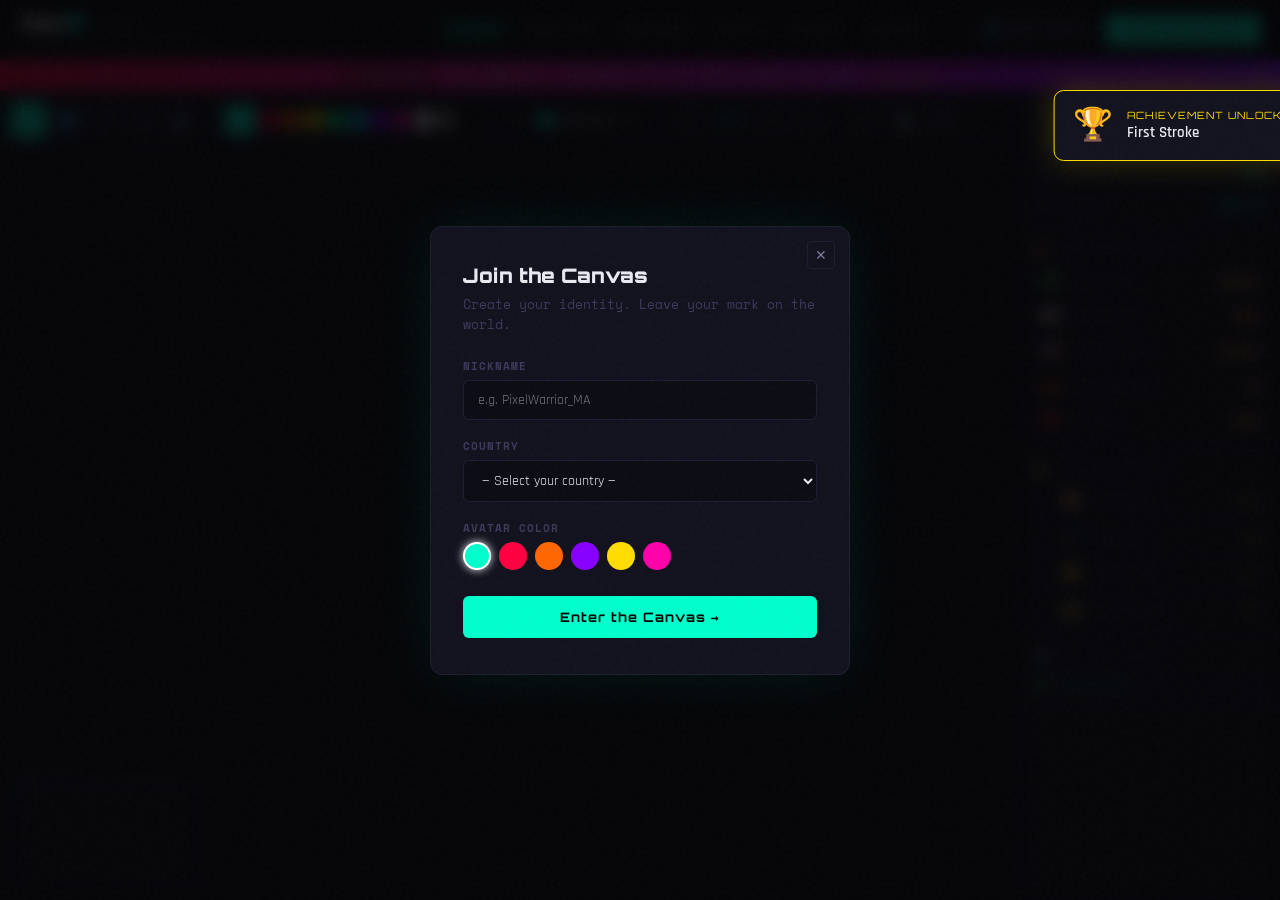
<file: index.html>
<!DOCTYPE html>
<html lang="en">
<head>
  <meta charset="UTF-8" />
  <meta name="viewport" content="width=device-width, initial-scale=1.0" />
  <title>GeoR.xyz — One World. One Canvas.</title>
  <meta name="description" content="GeoR is a global collaborative canvas where humanity can draw, write, create, compete, and leave its mark together in real time." />
  <meta name="keywords" content="Global Canvas, Collaborative Drawing, World Whiteboard, Online Graffiti Wall, Shared Digital Canvas, Real Time Drawing Platform, Social Art Platform" />
  <meta name="author" content="GeoR.xyz" />

  <!-- Open Graph -->
  <meta property="og:type" content="website" />
  <meta property="og:url" content="https://geor.xyz/" />
  <meta property="og:title" content="GeoR.xyz — One World. One Canvas." />
  <meta property="og:description" content="A global collaborative canvas where humanity draws together in real time. Join the world's largest shared battlefield of creativity." />
  <meta property="og:image" content="https://geor.xyz/assets/og-image.png" />
  <meta property="og:site_name" content="GeoR" />

  <!-- Twitter Card -->
  <meta name="twitter:card" content="summary_large_image" />
  <meta name="twitter:site" content="@GeoRxyz" />
  <meta name="twitter:title" content="GeoR.xyz — One World. One Canvas." />
  <meta name="twitter:description" content="Draw, write, erase, compete. A global canvas battlefield. Join thousands of creators shaping the world together." />
  <meta name="twitter:image" content="https://geor.xyz/assets/og-image.png" />

  <!-- Schema.org -->
  <script type="application/ld+json">
  {
    "@context": "https://schema.org",
    "@type": "WebApplication",
    "name": "GeoR",
    "url": "https://geor.xyz",
    "description": "Global collaborative canvas where humanity draws, writes, creates, and competes in real time.",
    "applicationCategory": "SocialNetworkingApplication",
    "operatingSystem": "Web",
    "offers": { "@type": "Offer", "price": "0" },
    "contactPoint": { "@type": "ContactPoint", "email": "salatrir@gmail.com" }
  }
  </script>

  <link rel="canonical" href="https://geor.xyz/" />
  <link rel="stylesheet" href="css/style.css" />
  <link rel="preconnect" href="https://fonts.googleapis.com" />
  <link rel="preconnect" href="https://fonts.gstatic.com" crossorigin />
  <link href="https://fonts.googleapis.com/css2?family=Orbitron:wght@400;700;900&family=Space+Mono:ital,wght@0,400;0,700;1,400&family=Rajdhani:wght@300;400;600;700&display=swap" rel="stylesheet" />
</head>
<body>

<!-- NOISE OVERLAY -->
<div class="noise-overlay"></div>

<!-- HEADER -->
<header id="main-header">
  <div class="header-inner">
    <div class="logo-area">
      <a href="index.html" class="logo-link">
        <span class="logo-geo">Geo</span><span class="logo-r">R</span>
        <span class="logo-dot">·</span>
        <span class="logo-xyz">xyz</span>
      </a>
      <span class="tagline">One World. One Canvas.</span>
    </div>
    <nav class="main-nav">
      <a href="index.html" class="nav-link active">Canvas</a>
      <a href="pages/worldmap.html" class="nav-link">World Map</a>
      <a href="pages/leaderboard.html" class="nav-link">Rankings</a>
      <a href="pages/events.html" class="nav-link">Events</a>
      <a href="pages/history.html" class="nav-link">History</a>
      <a href="pages/contact.html" class="nav-link">Contact</a>
    </nav>
    <div class="header-actions">
      <div class="live-indicator">
        <span class="pulse-dot"></span>
        <span id="live-count">4,291</span> online
      </div>
      <button class="btn-join" onclick="openProfileModal()">Join the Canvas</button>
      <button class="hamburger" id="hamburger" onclick="toggleMobileNav()">☰</button>
    </div>
  </div>
  <div class="mobile-nav" id="mobile-nav">
    <a href="index.html">Canvas</a>
    <a href="pages/worldmap.html">World Map</a>
    <a href="pages/leaderboard.html">Rankings</a>
    <a href="pages/events.html">Events</a>
    <a href="pages/history.html">History</a>
    <a href="pages/contact.html">Contact</a>
  </div>
</header>

<!-- HERO ANNOUNCEMENT BANNER -->
<div class="event-banner">
  <span class="event-badge">🔴 LIVE EVENT</span>
  <span class="event-text">PIXEL WARS III — The battle for the center canvas has begun! <a href="pages/events.html">Join now →</a></span>
  <button class="close-banner" onclick="this.parentElement.style.display='none'">✕</button>
</div>

<!-- TOOLBAR -->
<div class="toolbar" id="toolbar">
  <div class="tool-group">
    <button class="tool-btn active" data-tool="draw" title="Pen" onclick="setTool('draw')">✏️</button>
    <button class="tool-btn" data-tool="fill" title="Fill" onclick="setTool('fill')">🪣</button>
    <button class="tool-btn" data-tool="text" title="Text" onclick="setTool('text')">T</button>
    <button class="tool-btn" data-tool="erase" title="Eraser" onclick="setTool('erase')">⌫</button>
    <button class="tool-btn" data-tool="eyedrop" title="Eyedropper" onclick="setTool('eyedrop')">💉</button>
  </div>
  <div class="tool-divider"></div>
  <div class="tool-group">
    <label class="color-label">
      <input type="color" id="colorPicker" value="#00ffcc" onchange="setColor(this.value)" />
      <span class="color-preview" id="colorPreview" style="background:#00ffcc"></span>
    </label>
    <div class="palette">
      <span class="pal-color" style="background:#ff0040" onclick="setColor('#ff0040')"></span>
      <span class="pal-color" style="background:#ff6600" onclick="setColor('#ff6600')"></span>
      <span class="pal-color" style="background:#ffdd00" onclick="setColor('#ffdd00')"></span>
      <span class="pal-color" style="background:#00ff88" onclick="setColor('#00ff88')"></span>
      <span class="pal-color" style="background:#00ccff" onclick="setColor('#00ccff')"></span>
      <span class="pal-color" style="background:#8800ff" onclick="setColor('#8800ff')"></span>
      <span class="pal-color" style="background:#ff00aa" onclick="setColor('#ff00aa')"></span>
      <span class="pal-color" style="background:#ffffff" onclick="setColor('#ffffff')"></span>
      <span class="pal-color" style="background:#888888" onclick="setColor('#888888')"></span>
      <span class="pal-color" style="background:#000000" onclick="setColor('#000000')"></span>
    </div>
  </div>
  <div class="tool-divider"></div>
  <div class="tool-group">
    <label class="size-label">Size</label>
    <input type="range" id="brushSize" min="1" max="50" value="4" oninput="setBrushSize(this.value)" />
    <span id="sizeDisplay">4px</span>
  </div>
  <div class="tool-divider"></div>
  <div class="tool-group">
    <button class="tool-btn" title="Zoom In" onclick="zoomCanvas(1.2)">+</button>
    <span id="zoomLevel">100%</span>
    <button class="tool-btn" title="Zoom Out" onclick="zoomCanvas(0.8)">−</button>
    <button class="tool-btn" title="Reset View" onclick="resetView()">⌂</button>
  </div>
  <div class="tool-divider"></div>
  <div class="tool-group">
    <button class="tool-btn tool-undo" title="Undo" onclick="undoLast()">↩</button>
    <button class="tool-btn" title="Screenshot" onclick="takeScreenshot()">📷</button>
    <button class="tool-btn" title="Clear My Strokes" onclick="clearMyStrokes()">🗑</button>
  </div>
</div>

<!-- CANVAS WRAPPER -->
<div class="canvas-wrapper" id="canvasWrapper">
  <canvas id="globalCanvas"></canvas>
  <canvas id="overlayCanvas"></canvas>
  <!-- Floating user cursors -->
  <div id="cursorsLayer"></div>
  <!-- Territory labels -->
  <div id="territoriesLayer"></div>
</div>

<!-- SIDE PANEL - STATS -->
<div class="side-panel" id="sidePanel">
  <div class="panel-section">
    <h3 class="panel-title">🌍 Live Stats</h3>
    <div class="stat-row"><span>Online Now</span><strong id="stat-online">4,291</strong></div>
    <div class="stat-row"><span>Pixels Drawn Today</span><strong id="stat-pixels">12.4M</strong></div>
    <div class="stat-row"><span>Countries Active</span><strong id="stat-countries">143</strong></div>
    <div class="stat-row"><span>Canvas Age</span><strong>Day 47</strong></div>
  </div>
  <div class="panel-section">
    <h3 class="panel-title">🔥 Trending Zones</h3>
    <div class="zone-item" onclick="flyToZone(1200,800)">
      <span class="zone-flag">🇧🇷</span>
      <span class="zone-name">Brasil Corner</span>
      <span class="zone-heat">🔥🔥🔥</span>
    </div>
    <div class="zone-item" onclick="flyToZone(3200,1400)">
      <span class="zone-flag">🇯🇵</span>
      <span class="zone-name">Tokyo Pixel Art</span>
      <span class="zone-heat">🔥🔥</span>
    </div>
    <div class="zone-item" onclick="flyToZone(600,2100)">
      <span class="zone-flag">🇺🇸</span>
      <span class="zone-name">USA Mural Zone</span>
      <span class="zone-heat">🔥🔥🔥</span>
    </div>
    <div class="zone-item" onclick="flyToZone(2800,600)">
      <span class="zone-flag">🇩🇪</span>
      <span class="zone-name">Deutsche Kunst</span>
      <span class="zone-heat">🔥</span>
    </div>
    <div class="zone-item" onclick="flyToZone(500,1800)">
      <span class="zone-flag">🇲🇦</span>
      <span class="zone-name">Maroc Art</span>
      <span class="zone-heat">🔥🔥</span>
    </div>
  </div>
  <div class="panel-section">
    <h3 class="panel-title">👑 Top Creators</h3>
    <div class="creator-row">
      <span class="rank-num">1</span>
      <span class="creator-avatar">🎨</span>
      <span class="creator-name">PixelKing_BR</span>
      <span class="creator-pts">142k</span>
    </div>
    <div class="creator-row">
      <span class="rank-num">2</span>
      <span class="creator-avatar">🖌️</span>
      <span class="creator-name">NeonTokyo</span>
      <span class="creator-pts">98k</span>
    </div>
    <div class="creator-row">
      <span class="rank-num">3</span>
      <span class="creator-avatar">🌟</span>
      <span class="creator-name">WallStreetArt</span>
      <span class="creator-pts">87k</span>
    </div>
    <div class="creator-row">
      <span class="rank-num">4</span>
      <span class="creator-avatar">✍️</span>
      <span class="creator-name">MoroccanBrush</span>
      <span class="creator-pts">61k</span>
    </div>
  </div>
  <div class="panel-section">
    <h3 class="panel-title">📡 Activity Feed</h3>
    <div id="activityFeed" class="activity-feed"></div>
  </div>
</div>

<!-- CANVAS COORDINATES -->
<div class="canvas-coords" id="canvasCoords">
  <span>X: <span id="coordX">0</span></span>
  <span>Y: <span id="coordY">0</span></span>
  <span id="zoneLabel">Global Canvas</span>
</div>

<!-- BOTTOM MINI-MAP -->
<div class="minimap-container">
  <div class="minimap-header">Mini Map</div>
  <canvas id="minimapCanvas" width="180" height="100"></canvas>
  <div class="minimap-viewport" id="minimapViewport"></div>
</div>

<!-- USER PROFILE MODAL -->
<div class="modal-overlay hidden" id="profileModal" style="display:none">
  <div class="modal-box">
    <button class="modal-close" onclick="closeProfileModal()">✕</button>
    <h2 class="modal-title">Join the Canvas</h2>
    <p class="modal-sub">Create your identity. Leave your mark on the world.</p>
    <div class="form-group">
      <label>Nickname</label>
      <input type="text" id="inputNick" placeholder="e.g. PixelWarrior_MA" maxlength="24" />
    </div>
    <div class="form-group">
      <label>Country</label>
      <select id="inputCountry">
        <option value="">— Select your country —</option>
        <option value="MA">🇲🇦 Morocco</option>
        <option value="US">🇺🇸 United States</option>
        <option value="FR">🇫🇷 France</option>
        <option value="JP">🇯🇵 Japan</option>
        <option value="BR">🇧🇷 Brazil</option>
        <option value="DE">🇩🇪 Germany</option>
        <option value="EG">🇪🇬 Egypt</option>
        <option value="IN">🇮🇳 India</option>
        <option value="GB">🇬🇧 United Kingdom</option>
        <option value="MX">🇲🇽 Mexico</option>
        <option value="NG">🇳🇬 Nigeria</option>
        <option value="ZA">🇿🇦 South Africa</option>
        <option value="SA">🇸🇦 Saudi Arabia</option>
        <option value="TR">🇹🇷 Turkey</option>
        <option value="KR">🇰🇷 South Korea</option>
        <option value="OTHER">🌍 Other</option>
      </select>
    </div>
    <div class="form-group">
      <label>Avatar Color</label>
      <div class="avatar-colors">
        <span class="av-color selected" style="background:#00ffcc" data-color="#00ffcc" onclick="selectAvatarColor(this)"></span>
        <span class="av-color" style="background:#ff0040" data-color="#ff0040" onclick="selectAvatarColor(this)"></span>
        <span class="av-color" style="background:#ff6600" data-color="#ff6600" onclick="selectAvatarColor(this)"></span>
        <span class="av-color" style="background:#8800ff" data-color="#8800ff" onclick="selectAvatarColor(this)"></span>
        <span class="av-color" style="background:#ffdd00" data-color="#ffdd00" onclick="selectAvatarColor(this)"></span>
        <span class="av-color" style="background:#ff00aa" data-color="#ff00aa" onclick="selectAvatarColor(this)"></span>
      </div>
    </div>
    <button class="btn-start" onclick="startSession()">Enter the Canvas →</button>
  </div>
</div>

<!-- TEXT INPUT POPUP -->
<div class="text-popup" id="textPopup" style="display:none">
  <input type="text" id="textInput" placeholder="Type and press Enter..." />
  <div class="text-options">
    <select id="fontSelect">
      <option value="Orbitron">Orbitron</option>
      <option value="Space Mono">Mono</option>
      <option value="Rajdhani">Rajdhani</option>
      <option value="serif">Serif</option>
    </select>
    <input type="range" id="textSize" min="10" max="80" value="20" />
    <button onclick="placeText()">Place</button>
    <button onclick="cancelText()">✕</button>
  </div>
</div>

<!-- NOTIFICATION TOAST -->
<div class="toast-container" id="toastContainer"></div>

<!-- ACHIEVEMENT POPUP -->
<div class="achievement-popup" id="achievementPopup">
  <div class="ach-icon" id="achIcon">🏆</div>
  <div class="ach-text">
    <div class="ach-title" id="achTitle">Achievement Unlocked!</div>
    <div class="ach-desc" id="achDesc">First Stroke</div>
  </div>
</div>

<!-- FOOTER -->
<footer class="main-footer">
  <div class="footer-inner">
    <div class="footer-brand">
      <span class="footer-logo">GeoR<span class="footer-dot">·</span>xyz</span>
      <p>GeoR.xyz is a global collaborative canvas where humanity can create, compete, communicate, and leave its mark together.</p>
      <div class="footer-social">
        <a href="#" title="Twitter/X">𝕏</a>
        <a href="#" title="Discord">💬</a>
        <a href="#" title="Reddit">🔴</a>
        <a href="#" title="GitHub">⌨</a>
      </div>
    </div>
    <div class="footer-links">
      <h4>Navigate</h4>
      <a href="index.html">Canvas</a>
      <a href="pages/worldmap.html">World Map</a>
      <a href="pages/leaderboard.html">Leaderboard</a>
      <a href="pages/events.html">Events</a>
      <a href="pages/history.html">History</a>
    </div>
    <div class="footer-links">
      <h4>Community</h4>
      <a href="#">Discord Server</a>
      <a href="#">Reddit Community</a>
      <a href="#">Twitter/X</a>
      <a href="#">GitHub</a>
    </div>
    <div class="footer-links">
      <h4>Support</h4>
      <a href="pages/contact.html">Contact Us</a>
      <a href="#">FAQ</a>
      <a href="#">Moderation</a>
      <a href="#">Report Content</a>
      <a href="#" class="footer-email">salatrir@gmail.com</a>
    </div>
  </div>
  <div class="footer-bottom">
    <span>© 2025 GeoR.xyz — All rights reserved.</span>
    <span>Built for the world, by the world.</span>
  </div>
</footer>

<script src="js/canvas.js"></script>
<script src="js/ui.js"></script>
<script src="js/simulation.js"></script>
</body>
</html>
</file>
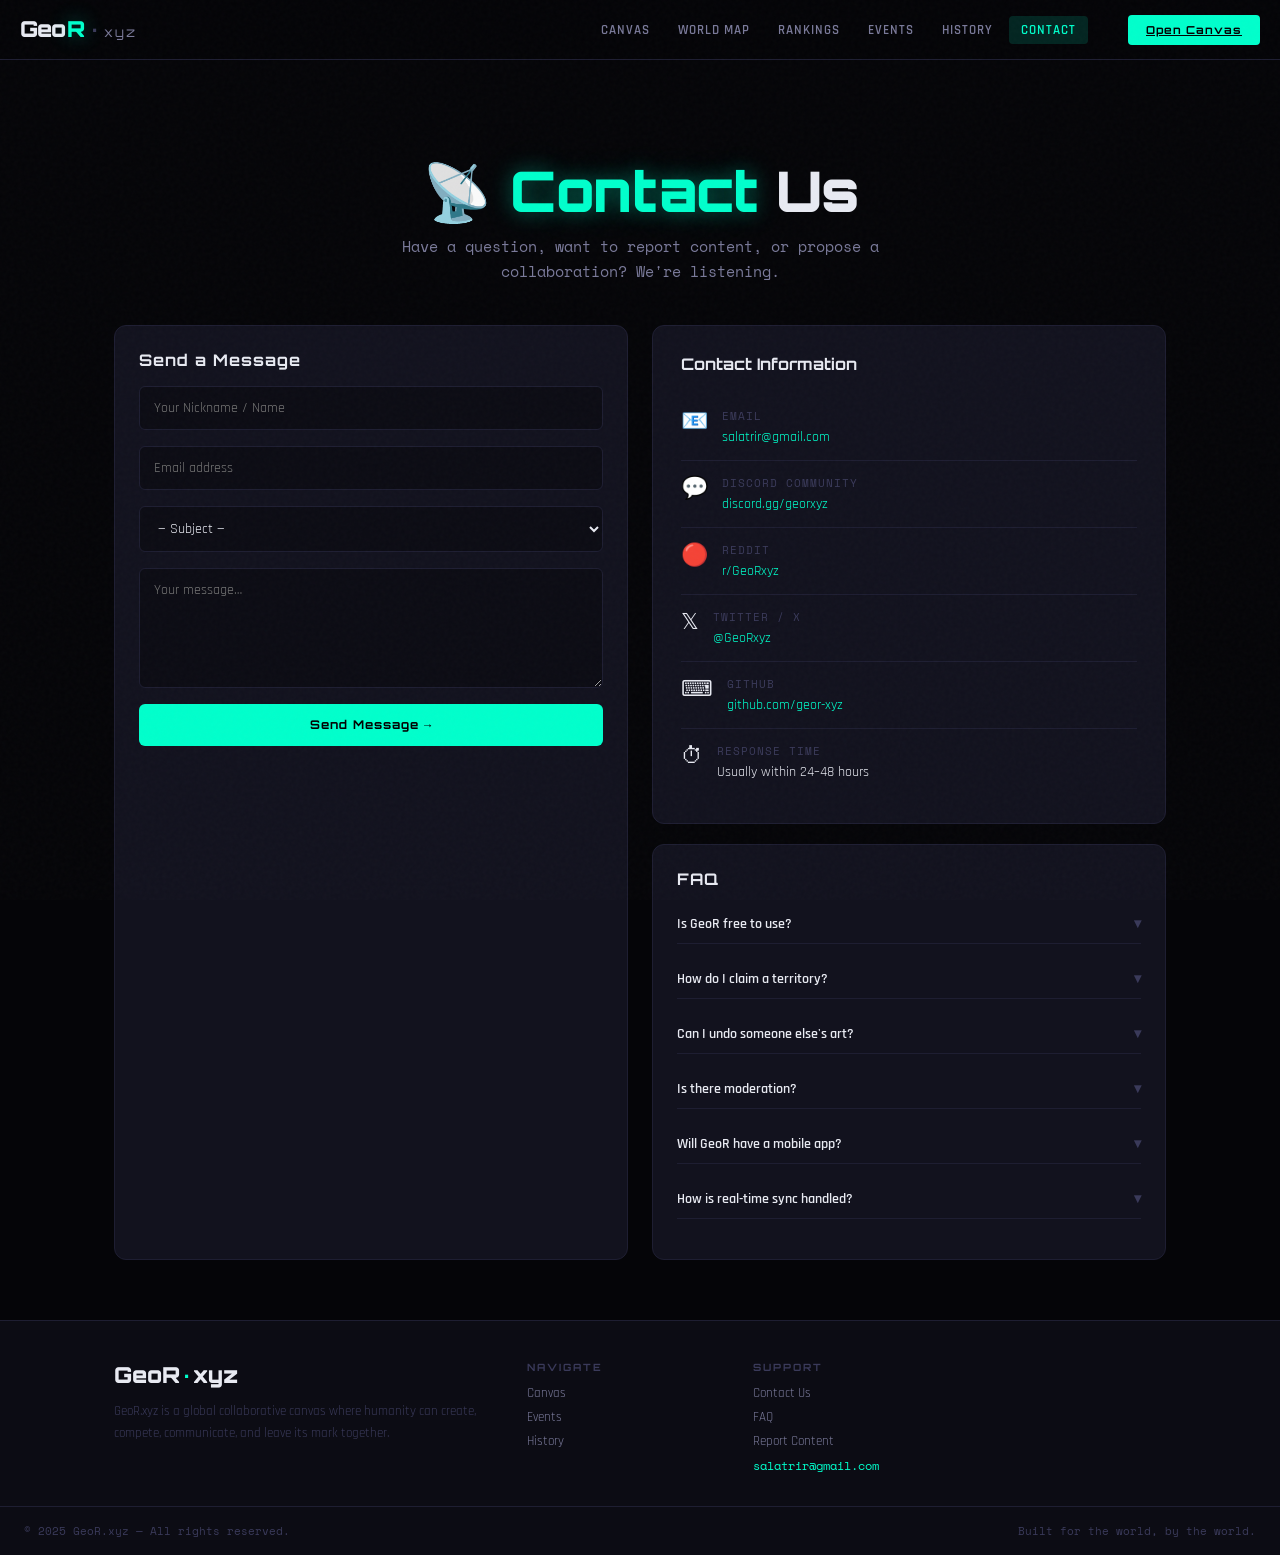
<file: pages/contact.html>
<!DOCTYPE html>
<html lang="en">
<head>
  <meta charset="UTF-8" /><meta name="viewport" content="width=device-width, initial-scale=1.0" />
  <title>Contact — GeoR.xyz</title>
  <meta name="description" content="Contact the GeoR team. Report content, get support, or propose collaborations." />
  <link rel="stylesheet" href="../css/style.css" />
  <link href="https://fonts.googleapis.com/css2?family=Orbitron:wght@400;700;900&family=Space+Mono:ital,wght@0,400;0,700;1,400&family=Rajdhani:wght@300;400;600;700&display=swap" rel="stylesheet" />
  <style>
    body { overflow: auto; height: auto; }
    .contact-grid { display: grid; grid-template-columns: 1fr 1fr; gap: 24px; }
    @media(max-width:768px){ .contact-grid { grid-template-columns: 1fr; } }
    .contact-info-card {
      background: var(--bg-raised); border: 1px solid var(--border);
      border-radius: 12px; padding: 28px;
    }
    .contact-info-card h2 { font-family:var(--font-display); font-size:16px; color:var(--text-primary); margin-bottom:20px; }
    .info-row {
      display: flex; align-items: flex-start; gap: 14px;
      padding: 14px 0; border-bottom: 1px solid var(--border);
    }
    .info-row:last-child { border-bottom: none; }
    .info-icon { font-size: 22px; }
    .info-label { font-size: 11px; color: var(--text-dim); font-family:var(--font-mono); letter-spacing:1px; text-transform:uppercase; margin-bottom:4px; }
    .info-val { font-size: 14px; color: var(--text-primary); }
    .info-val a { color: var(--accent-cyan); text-decoration: none; }
    .info-val a:hover { text-decoration: underline; }
    .faq-item { margin-bottom: 16px; }
    .faq-q {
      font-family: var(--font-ui); font-size: 14px; font-weight: 600;
      color: var(--text-primary); cursor: pointer; padding: 10px 0;
      border-bottom: 1px solid var(--border); display: flex;
      justify-content: space-between; align-items: center;
    }
    .faq-q:hover { color: var(--accent-cyan); }
    .faq-a { font-size: 13px; color: var(--text-dim); line-height:1.7; padding: 10px 0 0; display: none; font-family:var(--font-mono); }
    .faq-item.open .faq-a { display: block; }
    .faq-item.open .faq-arrow { transform: rotate(180deg); }
    .faq-arrow { transition: transform 0.2s; color: var(--text-dim); }
    .success-msg {
      display: none; background: rgba(0,255,204,0.08); border: 1px solid var(--accent-cyan);
      border-radius: 8px; padding: 16px; text-align: center;
      font-family: var(--font-mono); font-size: 13px; color: var(--accent-cyan);
      margin-top: 12px;
    }
  </style>
</head>
<body class="subpage-body">
<div class="noise-overlay"></div>
<header id="main-header">
  <div class="header-inner">
    <div class="logo-area"><a href="../index.html" class="logo-link"><span class="logo-geo">Geo</span><span class="logo-r">R</span><span class="logo-dot">·</span><span class="logo-xyz">xyz</span></a></div>
    <nav class="main-nav">
      <a href="../index.html" class="nav-link">Canvas</a>
      <a href="worldmap.html" class="nav-link">World Map</a>
      <a href="leaderboard.html" class="nav-link">Rankings</a>
      <a href="events.html" class="nav-link">Events</a>
      <a href="history.html" class="nav-link">History</a>
      <a href="contact.html" class="nav-link active">Contact</a>
    </nav>
    <div class="header-actions"><a href="../index.html" class="btn-join">Open Canvas</a></div>
  </div>
</header>

<main style="margin-top:60px; padding: 40px 24px; max-width: 1100px; margin-left:auto; margin-right:auto;">
  <div class="page-hero">
    <h1>📡 <span>Contact</span> Us</h1>
    <p>Have a question, want to report content, or propose a collaboration? We're listening.</p>
  </div>

  <div class="contact-grid">
    <!-- FORM -->
    <div class="section-card">
      <h2>Send a Message</h2>
      <form class="contact-form" onsubmit="handleSubmit(event)">
        <input type="text" placeholder="Your Nickname / Name" required />
        <input type="email" placeholder="Email address" required />
        <select>
          <option value="">— Subject —</option>
          <option>General Question</option>
          <option>Report Abusive Content</option>
          <option>Bug Report</option>
          <option>Partnership / Collaboration</option>
          <option>Press Inquiry</option>
          <option>Feature Suggestion</option>
          <option>Other</option>
        </select>
        <textarea placeholder="Your message…" required></textarea>
        <button type="submit" class="btn-submit">Send Message →</button>
      </form>
      <div class="success-msg" id="successMsg">
        ✅ Message sent! We'll reply to your email within 48 hours.<br/>
        Direct email: <strong>salatrir@gmail.com</strong>
      </div>
    </div>

    <!-- INFO + FAQ -->
    <div>
      <div class="contact-info-card" style="margin-bottom:20px">
        <h2>Contact Information</h2>
        <div class="info-row">
          <span class="info-icon">📧</span>
          <div>
            <div class="info-label">Email</div>
            <div class="info-val"><a href="mailto:salatrir@gmail.com">salatrir@gmail.com</a></div>
          </div>
        </div>
        <div class="info-row">
          <span class="info-icon">💬</span>
          <div>
            <div class="info-label">Discord Community</div>
            <div class="info-val"><a href="#">discord.gg/georxyz</a></div>
          </div>
        </div>
        <div class="info-row">
          <span class="info-icon">🔴</span>
          <div>
            <div class="info-label">Reddit</div>
            <div class="info-val"><a href="#">r/GeoRxyz</a></div>
          </div>
        </div>
        <div class="info-row">
          <span class="info-icon">𝕏</span>
          <div>
            <div class="info-label">Twitter / X</div>
            <div class="info-val"><a href="#">@GeoRxyz</a></div>
          </div>
        </div>
        <div class="info-row">
          <span class="info-icon">⌨</span>
          <div>
            <div class="info-label">GitHub</div>
            <div class="info-val"><a href="#">github.com/geor-xyz</a></div>
          </div>
        </div>
        <div class="info-row">
          <span class="info-icon">⏱</span>
          <div>
            <div class="info-label">Response Time</div>
            <div class="info-val">Usually within 24–48 hours</div>
          </div>
        </div>
      </div>

      <!-- FAQ -->
      <div class="section-card">
        <h2>FAQ</h2>
        <div class="faq-item" onclick="toggleFaq(this)">
          <div class="faq-q">Is GeoR free to use? <span class="faq-arrow">▾</span></div>
          <div class="faq-a">Yes. GeoR is 100% free. Draw as much as you want with no account required — although creating a profile unlocks points, badges, and territory features.</div>
        </div>
        <div class="faq-item" onclick="toggleFaq(this)">
          <div class="faq-q">How do I claim a territory? <span class="faq-arrow">▾</span></div>
          <div class="faq-a">Draw continuously in an area for long enough and it becomes associated with your name in the territory system. Others can challenge it by drawing over it.</div>
        </div>
        <div class="faq-item" onclick="toggleFaq(this)">
          <div class="faq-q">Can I undo someone else's art? <span class="faq-arrow">▾</span></div>
          <div class="faq-a">Yes — that's part of the battle! Use the eraser tool. But be warned: other users can erase your work too. That's the nature of GeoR.</div>
        </div>
        <div class="faq-item" onclick="toggleFaq(this)">
          <div class="faq-q">Is there moderation? <span class="faq-arrow">▾</span></div>
          <div class="faq-a">Yes. Our moderation system uses AI + community reports to detect and remove hate speech, NSFW content, and spam. Report abuse via this form or email us directly.</div>
        </div>
        <div class="faq-item" onclick="toggleFaq(this)">
          <div class="faq-q">Will GeoR have a mobile app? <span class="faq-arrow">▾</span></div>
          <div class="faq-a">The website is fully touch-optimized. A dedicated iOS/Android app is planned for Q3 2025. Join our Discord to get early access.</div>
        </div>
        <div class="faq-item" onclick="toggleFaq(this)">
          <div class="faq-q">How is real-time sync handled? <span class="faq-arrow">▾</span></div>
          <div class="faq-a">Production GeoR uses WebSockets (Socket.io) to broadcast pixel updates to all connected clients instantly. The current demo simulates this client-side.</div>
        </div>
      </div>
    </div>
  </div>
</main>

<footer class="main-footer">
  <div class="footer-inner">
    <div class="footer-brand">
      <span class="footer-logo">GeoR<span class="footer-dot">·</span>xyz</span>
      <p>GeoR.xyz is a global collaborative canvas where humanity can create, compete, communicate, and leave its mark together.</p>
    </div>
    <div class="footer-links"><h4>Navigate</h4><a href="../index.html">Canvas</a><a href="events.html">Events</a><a href="history.html">History</a></div>
    <div class="footer-links"><h4>Support</h4><a href="contact.html">Contact Us</a><a href="#">FAQ</a><a href="#">Report Content</a><a href="#" class="footer-email">salatrir@gmail.com</a></div>
  </div>
  <div class="footer-bottom"><span>© 2025 GeoR.xyz — All rights reserved.</span><span>Built for the world, by the world.</span></div>
</footer>

<script>
function handleSubmit(e) {
  e.preventDefault();
  document.getElementById('successMsg').style.display = 'block';
  e.target.style.display = 'none';
}
function toggleFaq(el) {
  el.classList.toggle('open');
}
</script>
</body>
</html>
</file>
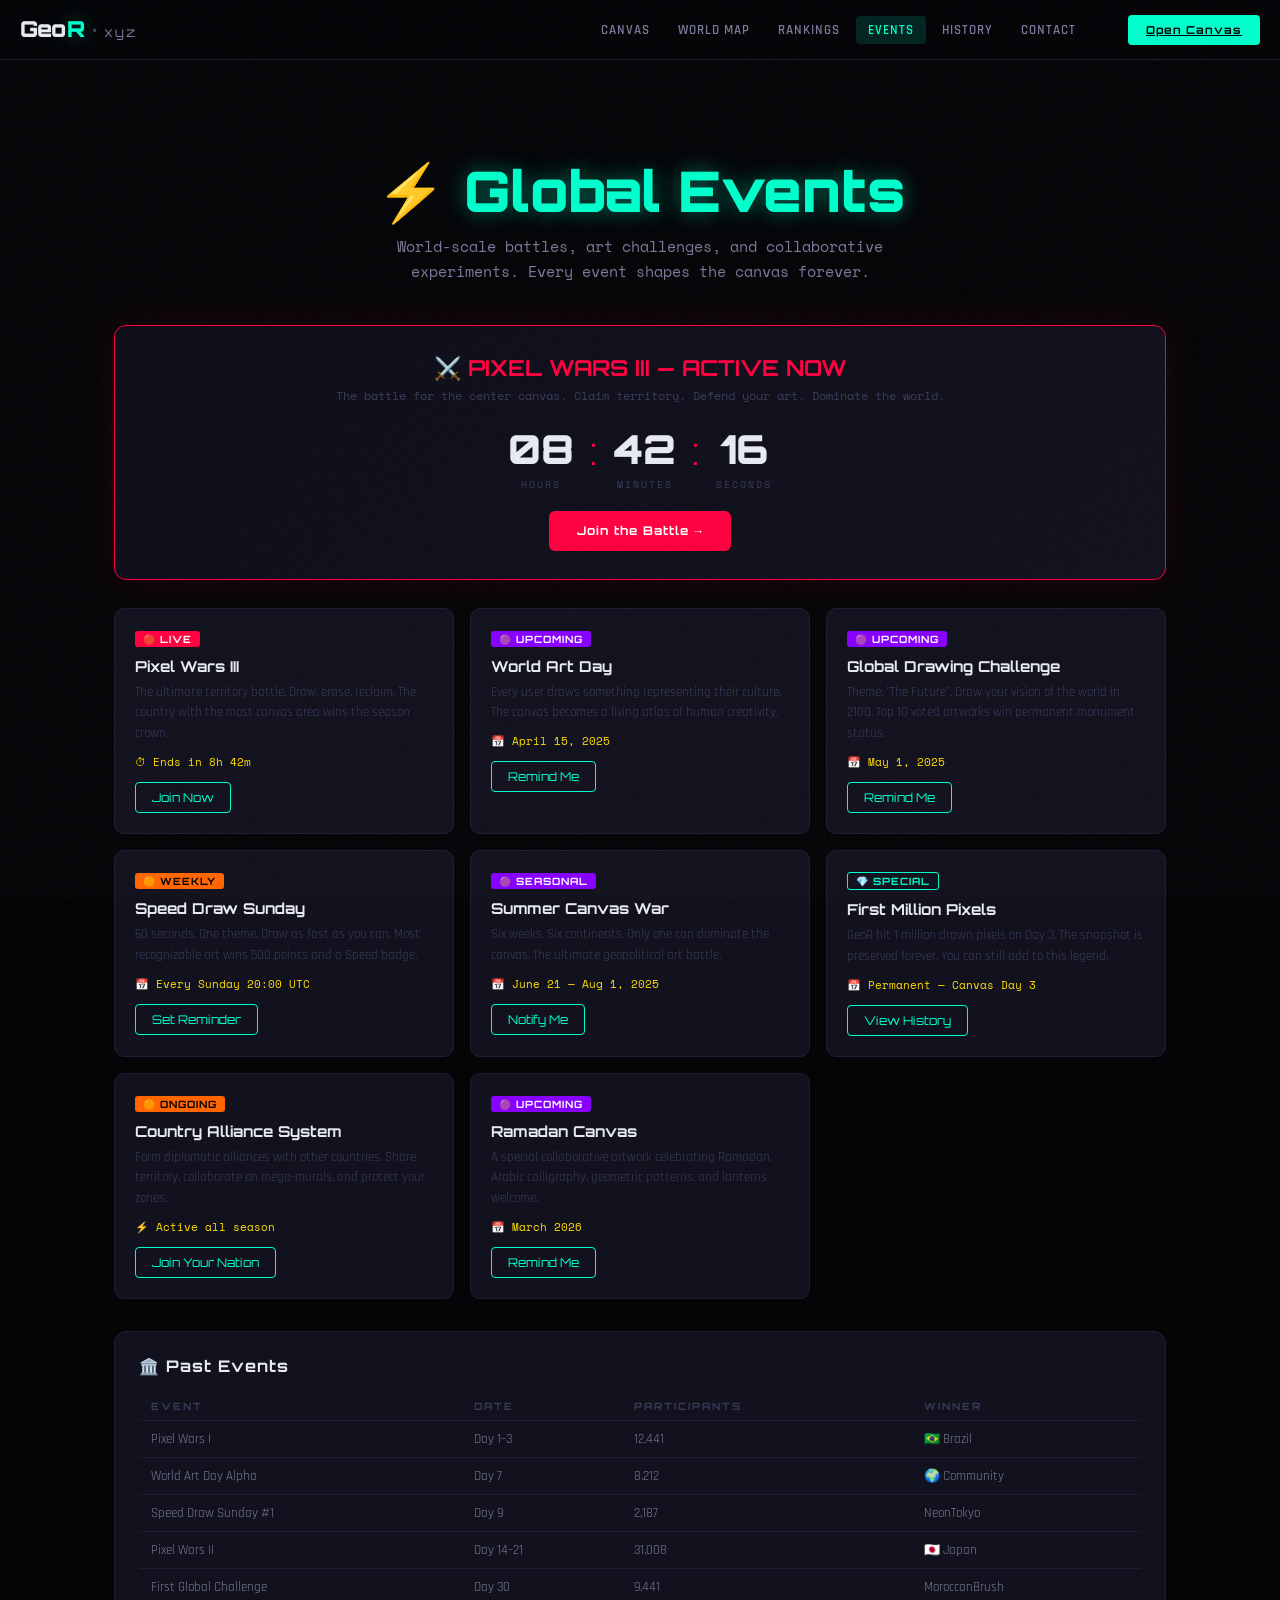
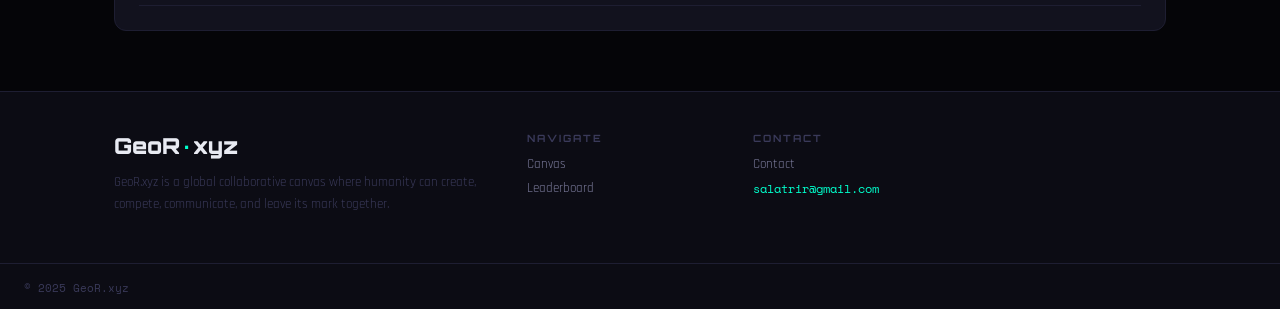
<file: pages/events.html>
<!DOCTYPE html>
<html lang="en">
<head>
  <meta charset="UTF-8" /><meta name="viewport" content="width=device-width, initial-scale=1.0" />
  <title>Events — GeoR.xyz</title>
  <meta name="description" content="GeoR global events: Pixel Wars, World Art Day, Drawing Challenges, Community Competitions." />
  <link rel="stylesheet" href="../css/style.css" />
  <link href="https://fonts.googleapis.com/css2?family=Orbitron:wght@400;700;900&family=Space+Mono:ital,wght@0,400;0,700;1,400&family=Rajdhani:wght@300;400;600;700&display=swap" rel="stylesheet" />
  <style>
    body { overflow: auto; height: auto; }
    .countdown-box {
      background: linear-gradient(135deg, #0e0e1a, #12121e);
      border: 1px solid var(--accent-red);
      border-radius: 12px; padding: 28px;
      text-align: center; margin-bottom: 28px;
      box-shadow: 0 0 40px rgba(255,0,64,0.1);
    }
    .countdown-box h2 { font-family:var(--font-display); font-size:22px; color:var(--accent-red); margin-bottom:6px; }
    .countdown-box p { font-family:var(--font-mono); font-size:12px; color:var(--text-dim); margin-bottom:20px; }
    .countdown-nums { display:flex; gap:16px; justify-content:center; }
    .cd-unit { text-align:center; }
    .cd-n { font-family:var(--font-display); font-size:40px; font-weight:900; color:var(--text-primary); display:block; }
    .cd-l { font-size:10px; color:var(--text-dim); letter-spacing:2px; text-transform:uppercase; font-family:var(--font-mono); }
    .cd-sep { font-family:var(--font-display); font-size:36px; color:var(--accent-red); line-height:1.2; padding-top:6px; }
    .btn-join-ev {
      display:inline-block; margin-top:18px;
      background:var(--accent-red); color:#fff;
      border:none; padding:12px 28px;
      border-radius:6px; font-family:var(--font-display); font-size:12px;
      font-weight:700; letter-spacing:1px; cursor:pointer;
      transition:box-shadow 0.2s;
      text-decoration:none;
    }
    .btn-join-ev:hover { box-shadow:var(--glow-red); }
  </style>
</head>
<body class="subpage-body">
<div class="noise-overlay"></div>
<header id="main-header">
  <div class="header-inner">
    <div class="logo-area">
      <a href="../index.html" class="logo-link"><span class="logo-geo">Geo</span><span class="logo-r">R</span><span class="logo-dot">·</span><span class="logo-xyz">xyz</span></a>
    </div>
    <nav class="main-nav">
      <a href="../index.html" class="nav-link">Canvas</a>
      <a href="worldmap.html" class="nav-link">World Map</a>
      <a href="leaderboard.html" class="nav-link">Rankings</a>
      <a href="events.html" class="nav-link active">Events</a>
      <a href="history.html" class="nav-link">History</a>
      <a href="contact.html" class="nav-link">Contact</a>
    </nav>
    <div class="header-actions"><a href="../index.html" class="btn-join">Open Canvas</a></div>
  </div>
</header>

<main style="margin-top:60px; padding: 40px 24px; max-width: 1100px; margin-left:auto; margin-right:auto;">
  <div class="page-hero">
    <h1>⚡ <span>Global Events</span></h1>
    <p>World-scale battles, art challenges, and collaborative experiments. Every event shapes the canvas forever.</p>
  </div>

  <!-- LIVE EVENT COUNTDOWN -->
  <div class="countdown-box">
    <h2>⚔️ PIXEL WARS III — ACTIVE NOW</h2>
    <p>The battle for the center canvas. Claim territory. Defend your art. Dominate the world.</p>
    <div class="countdown-nums">
      <div class="cd-unit"><span class="cd-n" id="cdH">08</span><span class="cd-l">Hours</span></div>
      <div class="cd-sep">:</div>
      <div class="cd-unit"><span class="cd-n" id="cdM">42</span><span class="cd-l">Minutes</span></div>
      <div class="cd-sep">:</div>
      <div class="cd-unit"><span class="cd-n" id="cdS">17</span><span class="cd-l">Seconds</span></div>
    </div>
    <a href="../index.html" class="btn-join-ev">Join the Battle →</a>
  </div>

  <!-- EVENTS GRID -->
  <div class="events-grid">
    <div class="event-card">
      <span class="ev-tag live">🔴 LIVE</span>
      <h3>Pixel Wars III</h3>
      <p>The ultimate territory battle. Draw, erase, reclaim. The country with the most canvas area wins the season crown.</p>
      <div class="ev-date">⏱ Ends in 8h 42m</div>
      <a href="../index.html" class="btn-ev">Join Now</a>
    </div>
    <div class="event-card">
      <span class="ev-tag upcoming">🟣 UPCOMING</span>
      <h3>World Art Day</h3>
      <p>Every user draws something representing their culture. The canvas becomes a living atlas of human creativity.</p>
      <div class="ev-date">📅 April 15, 2025</div>
      <a href="#" class="btn-ev">Remind Me</a>
    </div>
    <div class="event-card">
      <span class="ev-tag upcoming">🟣 UPCOMING</span>
      <h3>Global Drawing Challenge</h3>
      <p>Theme: "The Future". Draw your vision of the world in 2100. Top 10 voted artworks win permanent monument status.</p>
      <div class="ev-date">📅 May 1, 2025</div>
      <a href="#" class="btn-ev">Remind Me</a>
    </div>
    <div class="event-card">
      <span class="ev-tag" style="background:var(--accent-orange);color:#000">🟠 WEEKLY</span>
      <h3>Speed Draw Sunday</h3>
      <p>60 seconds. One theme. Draw as fast as you can. Most recognizable art wins 500 points and a Speed badge.</p>
      <div class="ev-date">📅 Every Sunday 20:00 UTC</div>
      <a href="#" class="btn-ev">Set Reminder</a>
    </div>
    <div class="event-card">
      <span class="ev-tag" style="background:var(--accent-purple);color:#fff">🟣 SEASONAL</span>
      <h3>Summer Canvas War</h3>
      <p>Six weeks. Six continents. Only one can dominate the canvas. The ultimate geopolitical art battle.</p>
      <div class="ev-date">📅 June 21 — Aug 1, 2025</div>
      <a href="#" class="btn-ev">Notify Me</a>
    </div>
    <div class="event-card">
      <span class="ev-tag" style="background:var(--bg-raised);color:var(--accent-cyan);border:1px solid var(--accent-cyan)">💎 SPECIAL</span>
      <h3>First Million Pixels</h3>
      <p>GeoR hit 1 million drawn pixels on Day 3. The snapshot is preserved forever. You can still add to this legend.</p>
      <div class="ev-date">📅 Permanent — Canvas Day 3</div>
      <a href="history.html" class="btn-ev">View History</a>
    </div>
    <div class="event-card">
      <span class="ev-tag" style="background:var(--accent-orange);color:#000">🟠 ONGOING</span>
      <h3>Country Alliance System</h3>
      <p>Form diplomatic alliances with other countries. Share territory, collaborate on mega-murals, and protect your zones.</p>
      <div class="ev-date">⚡ Active all season</div>
      <a href="../index.html" class="btn-ev">Join Your Nation</a>
    </div>
    <div class="event-card">
      <span class="ev-tag upcoming">🟣 UPCOMING</span>
      <h3>Ramadan Canvas</h3>
      <p>A special collaborative artwork celebrating Ramadan. Arabic calligraphy, geometric patterns, and lanterns welcome.</p>
      <div class="ev-date">📅 March 2026</div>
      <a href="#" class="btn-ev">Remind Me</a>
    </div>
  </div>

  <!-- PAST EVENTS -->
  <div class="section-card" style="margin-top:32px">
    <h2>🏛️ Past Events</h2>
    <table class="lb-table">
      <thead><tr><th>Event</th><th>Date</th><th>Participants</th><th>Winner</th></tr></thead>
      <tbody>
        <tr><td>Pixel Wars I</td><td>Day 1–3</td><td>12,441</td><td>🇧🇷 Brazil</td></tr>
        <tr><td>World Art Day Alpha</td><td>Day 7</td><td>8,212</td><td>🌍 Community</td></tr>
        <tr><td>Speed Draw Sunday #1</td><td>Day 9</td><td>2,187</td><td>NeonTokyo</td></tr>
        <tr><td>Pixel Wars II</td><td>Day 14–21</td><td>31,008</td><td>🇯🇵 Japan</td></tr>
        <tr><td>First Global Challenge</td><td>Day 30</td><td>9,441</td><td>MoroccanBrush</td></tr>
      </tbody>
    </table>
  </div>
</main>

<footer class="main-footer">
  <div class="footer-inner">
    <div class="footer-brand">
      <span class="footer-logo">GeoR<span class="footer-dot">·</span>xyz</span>
      <p>GeoR.xyz is a global collaborative canvas where humanity can create, compete, communicate, and leave its mark together.</p>
    </div>
    <div class="footer-links"><h4>Navigate</h4><a href="../index.html">Canvas</a><a href="leaderboard.html">Leaderboard</a></div>
    <div class="footer-links"><h4>Contact</h4><a href="contact.html">Contact</a><a href="#" class="footer-email">salatrir@gmail.com</a></div>
  </div>
  <div class="footer-bottom"><span>© 2025 GeoR.xyz</span></div>
</footer>

<script>
// Countdown timer for Pixel Wars III (8h42m17s from now)
let totalSecs = 8 * 3600 + 42 * 60 + 17;
function tick() {
  if (totalSecs <= 0) { document.querySelector('.countdown-box h2').textContent = '⚔️ EVENT OVER'; return; }
  totalSecs--;
  const h = Math.floor(totalSecs / 3600);
  const m = Math.floor((totalSecs % 3600) / 60);
  const s = totalSecs % 60;
  document.getElementById('cdH').textContent = String(h).padStart(2,'0');
  document.getElementById('cdM').textContent = String(m).padStart(2,'0');
  document.getElementById('cdS').textContent = String(s).padStart(2,'0');
}
setInterval(tick, 1000);
</script>
</body>
</html>
</file>
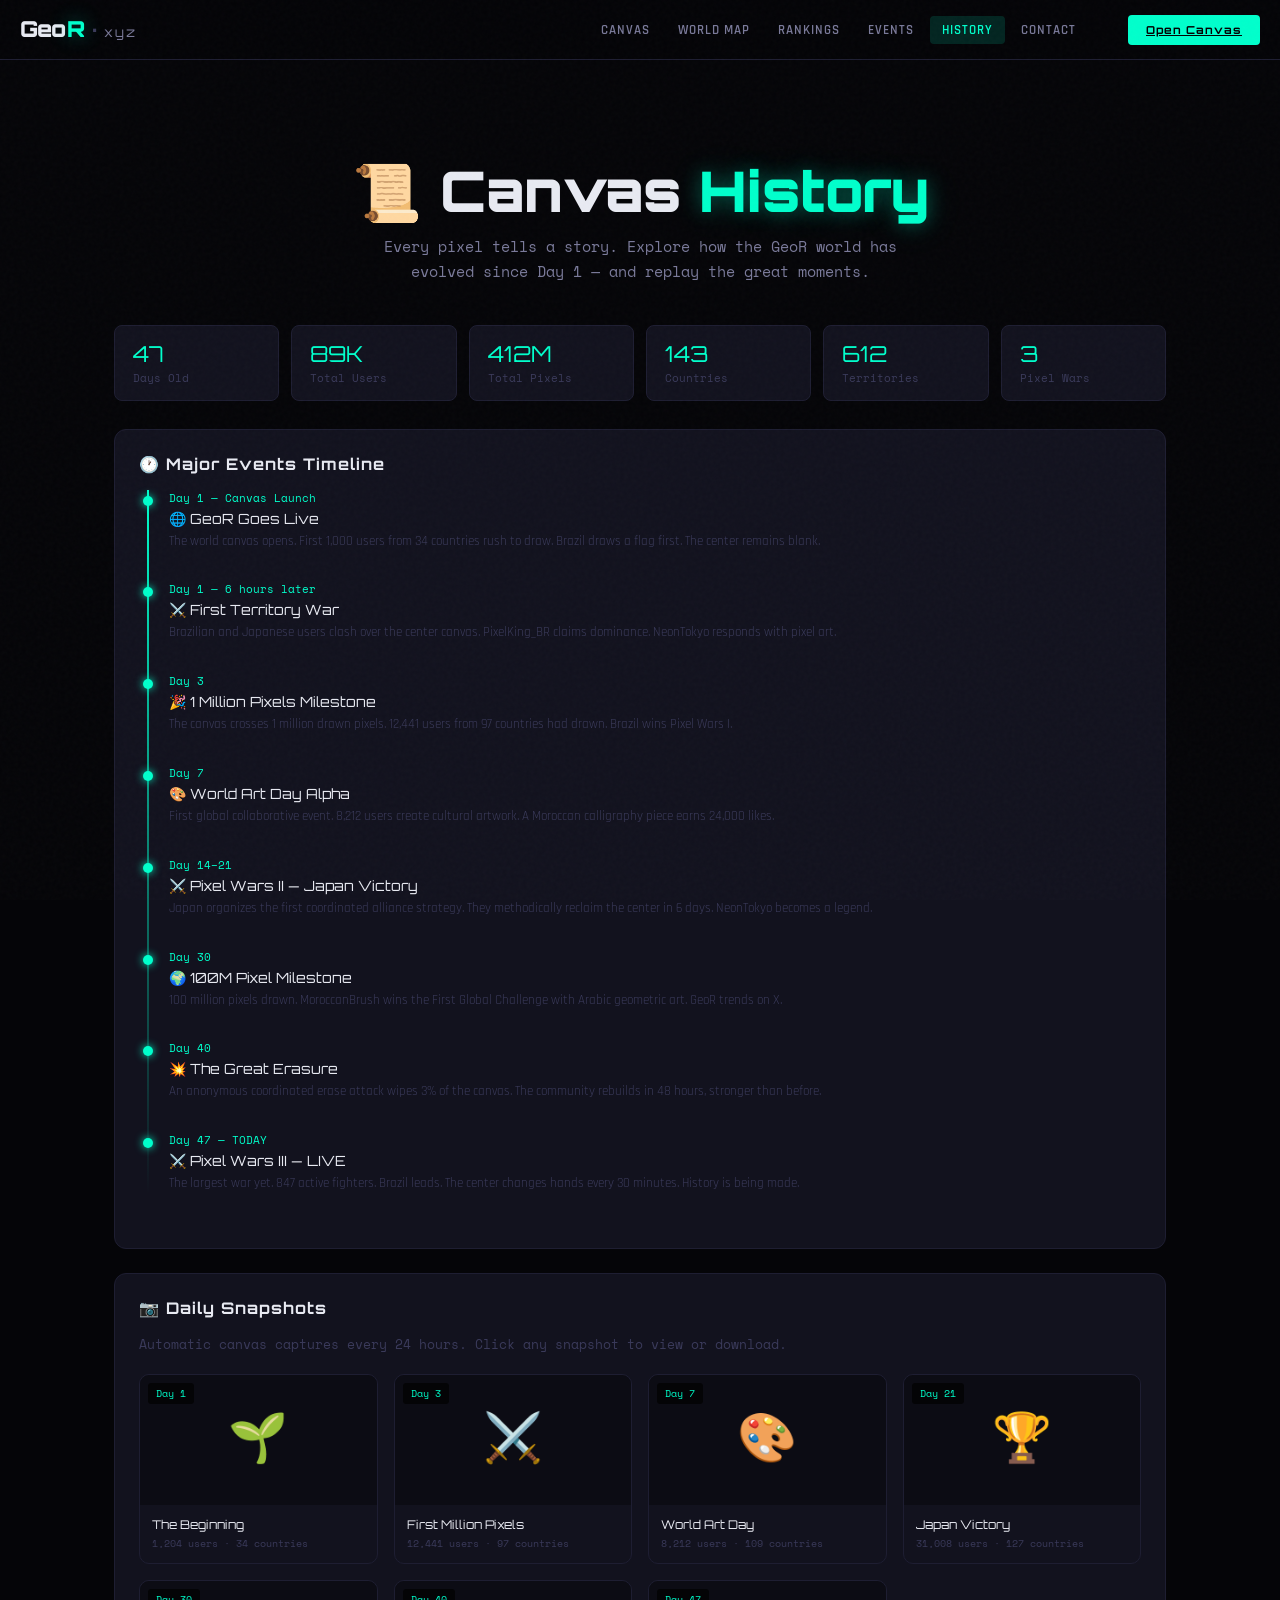
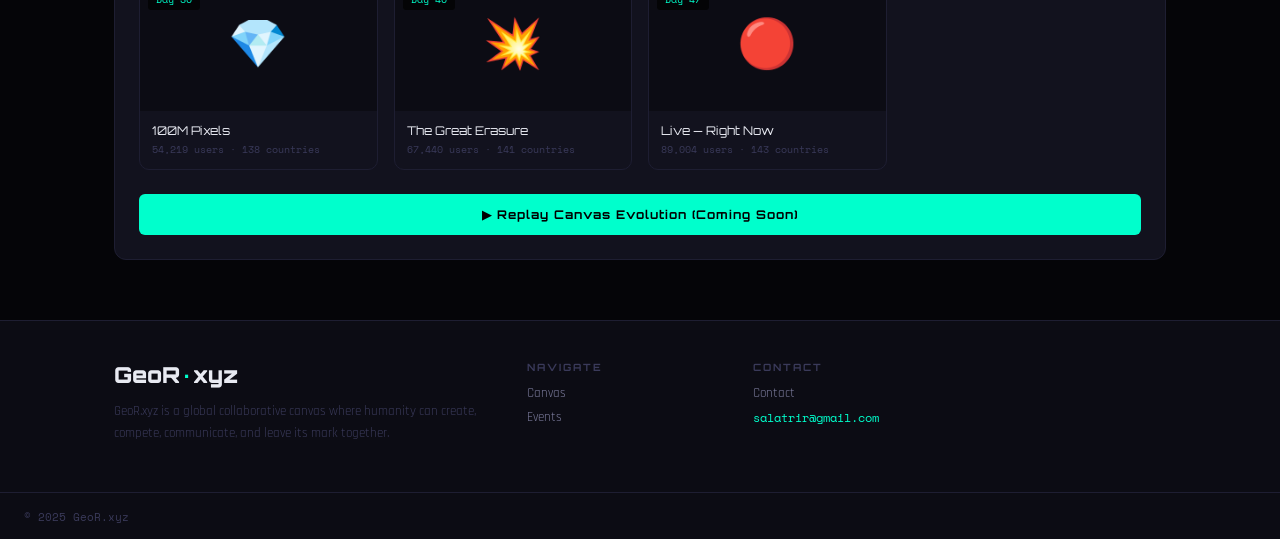
<file: pages/history.html>
<!DOCTYPE html>
<html lang="en">
<head>
  <meta charset="UTF-8" /><meta name="viewport" content="width=device-width, initial-scale=1.0" />
  <title>History — GeoR.xyz</title>
  <meta name="description" content="The GeoR canvas timeline. See how the world's collaborative artwork has evolved since Day 1." />
  <link rel="stylesheet" href="../css/style.css" />
  <link href="https://fonts.googleapis.com/css2?family=Orbitron:wght@400;700;900&family=Space+Mono:ital,wght@0,400;0,700;1,400&family=Rajdhani:wght@300;400;600;700&display=swap" rel="stylesheet" />
  <style>
    body { overflow: auto; height: auto; }
    .snapshot-grid { display:grid; grid-template-columns:repeat(auto-fill,minmax(220px,1fr)); gap:16px; margin-top:20px; }
    .snapshot-card {
      background:var(--bg-raised); border:1px solid var(--border); border-radius:10px;
      overflow:hidden; cursor:pointer; transition:border-color 0.2s,transform 0.2s;
    }
    .snapshot-card:hover { border-color:var(--accent-cyan); transform:translateY(-3px); }
    .snap-thumb {
      height:130px; display:flex; align-items:center; justify-content:center;
      font-size:48px; background:var(--bg-surface); position:relative;
    }
    .snap-day {
      position:absolute; top:8px; left:8px;
      background:rgba(0,0,0,0.7); font-family:var(--font-mono); font-size:10px;
      color:var(--accent-cyan); padding:3px 8px; border-radius:3px;
    }
    .snap-info { padding:12px; }
    .snap-title { font-family:var(--font-display); font-size:12px; color:var(--text-primary); margin-bottom:4px; }
    .snap-meta { font-family:var(--font-mono); font-size:10px; color:var(--text-dim); }
    .replay-btn {
      display:block; text-align:center; margin-top:24px;
      background:var(--accent-cyan); color:#000; padding:13px;
      border-radius:6px; font-family:var(--font-display); font-size:12px;
      font-weight:700; letter-spacing:1px; cursor:pointer;
      border:none; width:100%; transition:box-shadow 0.2s;
    }
    .replay-btn:hover { box-shadow:var(--glow-cyan); }
    .pixel-stats { display:flex; gap:12px; flex-wrap:wrap; margin-bottom:28px; }
    .pstat { background:var(--bg-raised); border:1px solid var(--border); border-radius:8px; padding:14px 18px; flex:1; min-width:120px; }
    .pstat .pv { font-family:var(--font-display); font-size:22px; color:var(--accent-cyan); }
    .pstat .pl { font-size:11px; color:var(--text-dim); font-family:var(--font-mono); margin-top:3px; }
  </style>
</head>
<body class="subpage-body">
<div class="noise-overlay"></div>
<header id="main-header">
  <div class="header-inner">
    <div class="logo-area"><a href="../index.html" class="logo-link"><span class="logo-geo">Geo</span><span class="logo-r">R</span><span class="logo-dot">·</span><span class="logo-xyz">xyz</span></a></div>
    <nav class="main-nav">
      <a href="../index.html" class="nav-link">Canvas</a>
      <a href="worldmap.html" class="nav-link">World Map</a>
      <a href="leaderboard.html" class="nav-link">Rankings</a>
      <a href="events.html" class="nav-link">Events</a>
      <a href="history.html" class="nav-link active">History</a>
      <a href="contact.html" class="nav-link">Contact</a>
    </nav>
    <div class="header-actions"><a href="../index.html" class="btn-join">Open Canvas</a></div>
  </div>
</header>

<main style="margin-top:60px; padding: 40px 24px; max-width: 1100px; margin-left:auto; margin-right:auto;">
  <div class="page-hero">
    <h1>📜 Canvas <span>History</span></h1>
    <p>Every pixel tells a story. Explore how the GeoR world has evolved since Day 1 — and replay the great moments.</p>
  </div>

  <div class="pixel-stats">
    <div class="pstat"><div class="pv">47</div><div class="pl">Days Old</div></div>
    <div class="pstat"><div class="pv">89K</div><div class="pl">Total Users</div></div>
    <div class="pstat"><div class="pv">412M</div><div class="pl">Total Pixels</div></div>
    <div class="pstat"><div class="pv">143</div><div class="pl">Countries</div></div>
    <div class="pstat"><div class="pv">612</div><div class="pl">Territories</div></div>
    <div class="pstat"><div class="pv">3</div><div class="pl">Pixel Wars</div></div>
  </div>

  <!-- TIMELINE -->
  <div class="section-card">
    <h2>🕐 Major Events Timeline</h2>
    <div class="timeline">
      <div class="timeline-item">
        <div class="timeline-date">Day 1 — Canvas Launch</div>
        <div class="timeline-title">🌐 GeoR Goes Live</div>
        <div class="timeline-desc">The world canvas opens. First 1,000 users from 34 countries rush to draw. Brazil draws a flag first. The center remains blank.</div>
      </div>
      <div class="timeline-item">
        <div class="timeline-date">Day 1 — 6 hours later</div>
        <div class="timeline-title">⚔️ First Territory War</div>
        <div class="timeline-desc">Brazilian and Japanese users clash over the center canvas. PixelKing_BR claims dominance. NeonTokyo responds with pixel art.</div>
      </div>
      <div class="timeline-item">
        <div class="timeline-date">Day 3</div>
        <div class="timeline-title">🎉 1 Million Pixels Milestone</div>
        <div class="timeline-desc">The canvas crosses 1 million drawn pixels. 12,441 users from 97 countries had drawn. Brazil wins Pixel Wars I.</div>
      </div>
      <div class="timeline-item">
        <div class="timeline-date">Day 7</div>
        <div class="timeline-title">🎨 World Art Day Alpha</div>
        <div class="timeline-desc">First global collaborative event. 8,212 users create cultural artwork. A Moroccan calligraphy piece earns 24,000 likes.</div>
      </div>
      <div class="timeline-item">
        <div class="timeline-date">Day 14–21</div>
        <div class="timeline-title">⚔️ Pixel Wars II — Japan Victory</div>
        <div class="timeline-desc">Japan organizes the first coordinated alliance strategy. They methodically reclaim the center in 6 days. NeonTokyo becomes a legend.</div>
      </div>
      <div class="timeline-item">
        <div class="timeline-date">Day 30</div>
        <div class="timeline-title">🌍 100M Pixel Milestone</div>
        <div class="timeline-desc">100 million pixels drawn. MoroccanBrush wins the First Global Challenge with Arabic geometric art. GeoR trends on X.</div>
      </div>
      <div class="timeline-item">
        <div class="timeline-date">Day 40</div>
        <div class="timeline-title">💥 The Great Erasure</div>
        <div class="timeline-desc">An anonymous coordinated erase attack wipes 3% of the canvas. The community rebuilds in 48 hours, stronger than before.</div>
      </div>
      <div class="timeline-item">
        <div class="timeline-date">Day 47 — TODAY</div>
        <div class="timeline-title">⚔️ Pixel Wars III — LIVE</div>
        <div class="timeline-desc">The largest war yet. 847 active fighters. Brazil leads. The center changes hands every 30 minutes. History is being made.</div>
      </div>
    </div>
  </div>

  <!-- DAILY SNAPSHOTS -->
  <div class="section-card" style="margin-top:24px">
    <h2>📷 Daily Snapshots</h2>
    <p style="font-size:13px;color:var(--text-dim);margin-bottom:16px;font-family:var(--font-mono)">Automatic canvas captures every 24 hours. Click any snapshot to view or download.</p>
    <div class="snapshot-grid">
      <div class="snapshot-card">
        <div class="snap-thumb">🌱<span class="snap-day">Day 1</span></div>
        <div class="snap-info">
          <div class="snap-title">The Beginning</div>
          <div class="snap-meta">1,204 users · 34 countries</div>
        </div>
      </div>
      <div class="snapshot-card">
        <div class="snap-thumb">⚔️<span class="snap-day">Day 3</span></div>
        <div class="snap-info">
          <div class="snap-title">First Million Pixels</div>
          <div class="snap-meta">12,441 users · 97 countries</div>
        </div>
      </div>
      <div class="snapshot-card">
        <div class="snap-thumb">🎨<span class="snap-day">Day 7</span></div>
        <div class="snap-info">
          <div class="snap-title">World Art Day</div>
          <div class="snap-meta">8,212 users · 109 countries</div>
        </div>
      </div>
      <div class="snapshot-card">
        <div class="snap-thumb">🏆<span class="snap-day">Day 21</span></div>
        <div class="snap-info">
          <div class="snap-title">Japan Victory</div>
          <div class="snap-meta">31,008 users · 127 countries</div>
        </div>
      </div>
      <div class="snapshot-card">
        <div class="snap-thumb">💎<span class="snap-day">Day 30</span></div>
        <div class="snap-info">
          <div class="snap-title">100M Pixels</div>
          <div class="snap-meta">54,219 users · 138 countries</div>
        </div>
      </div>
      <div class="snapshot-card">
        <div class="snap-thumb">💥<span class="snap-day">Day 40</span></div>
        <div class="snap-info">
          <div class="snap-title">The Great Erasure</div>
          <div class="snap-meta">67,440 users · 141 countries</div>
        </div>
      </div>
      <div class="snapshot-card">
        <div class="snap-thumb">🔴<span class="snap-day">Day 47</span></div>
        <div class="snap-info">
          <div class="snap-title">Live — Right Now</div>
          <div class="snap-meta">89,004 users · 143 countries</div>
        </div>
      </div>
    </div>
    <button class="replay-btn" onclick="alert('Canvas Replay feature coming in v2.0 — real-time timelapse of all strokes!')">▶ Replay Canvas Evolution (Coming Soon)</button>
  </div>
</main>

<footer class="main-footer">
  <div class="footer-inner">
    <div class="footer-brand"><span class="footer-logo">GeoR<span class="footer-dot">·</span>xyz</span><p>GeoR.xyz is a global collaborative canvas where humanity can create, compete, communicate, and leave its mark together.</p></div>
    <div class="footer-links"><h4>Navigate</h4><a href="../index.html">Canvas</a><a href="events.html">Events</a></div>
    <div class="footer-links"><h4>Contact</h4><a href="contact.html">Contact</a><a href="#" class="footer-email">salatrir@gmail.com</a></div>
  </div>
  <div class="footer-bottom"><span>© 2025 GeoR.xyz</span></div>
</footer>
</body>
</html>
</file>
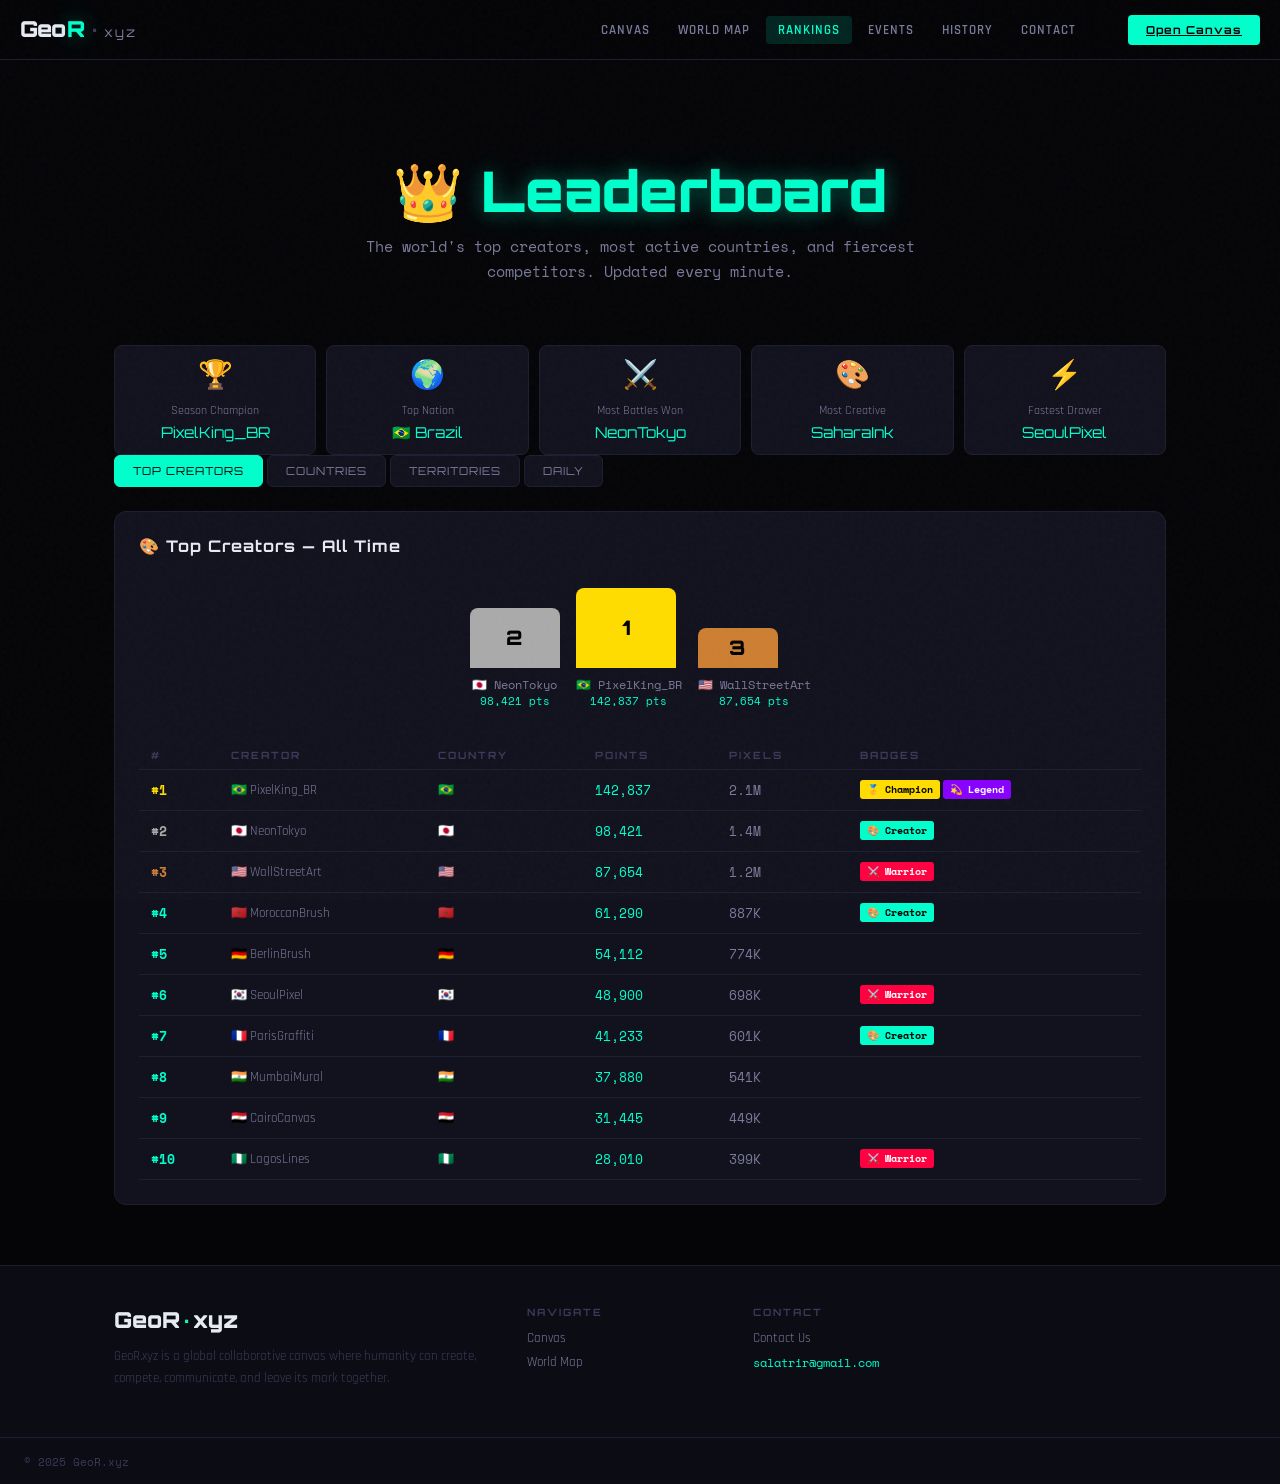
<file: pages/leaderboard.html>
<!DOCTYPE html>
<html lang="en">
<head>
  <meta charset="UTF-8" />
  <meta name="viewport" content="width=device-width, initial-scale=1.0" />
  <title>Leaderboard — GeoR.xyz</title>
  <meta name="description" content="GeoR global leaderboard. Top creators, most active countries, most drawn territories and trending zones." />
  <link rel="stylesheet" href="../css/style.css" />
  <link href="https://fonts.googleapis.com/css2?family=Orbitron:wght@400;700;900&family=Space+Mono:ital,wght@0,400;0,700;1,400&family=Rajdhani:wght@300;400;600;700&display=swap" rel="stylesheet" />
  <style>
    body { overflow: auto; height: auto; }
    .tabs { display: flex; gap: 4px; margin-bottom: 24px; flex-wrap: wrap; }
    .tab-btn {
      background: var(--bg-raised); border: 1px solid var(--border);
      color: var(--text-secondary); padding: 8px 18px; border-radius: 6px;
      font-family: var(--font-display); font-size: 11px; letter-spacing: 1px;
      text-transform: uppercase; cursor: pointer; transition: all 0.2s;
    }
    .tab-btn.active, .tab-btn:hover {
      background: var(--accent-cyan); color: #000; border-color: var(--accent-cyan);
    }
    .tab-content { display: none; }
    .tab-content.active { display: block; }
    .podium { display: flex; justify-content: center; align-items: flex-end; gap: 16px; margin: 32px 0; }
    .podium-item { text-align: center; }
    .podium-platform {
      border-radius: 8px 8px 0 0; display: flex; align-items: center; justify-content: center;
      font-family: var(--font-display); font-size: 20px; font-weight: 900; color: #000;
    }
    .pod-1 .podium-platform { background: var(--accent-yellow); width: 100px; height: 80px; }
    .pod-2 .podium-platform { background: #aaaaaa; width: 90px; height: 60px; }
    .pod-3 .podium-platform { background: #cd7f32; width: 80px; height: 40px; }
    .podium-name { font-size: 12px; color: var(--text-secondary); margin-top: 8px; font-family: var(--font-mono); }
    .podium-pts { font-size: 11px; color: var(--accent-cyan); font-family: var(--font-mono); }
    .badge { display: inline-block; padding: 2px 7px; border-radius: 3px; font-size: 10px; font-weight: 700; font-family: var(--font-mono); }
    .badge-gold { background: var(--accent-yellow); color: #000; }
    .badge-creator { background: var(--accent-cyan); color: #000; }
    .badge-battle { background: var(--accent-red); color: #fff; }
    .badge-legend { background: var(--accent-purple); color: #fff; }
    .trophy-row { display: flex; gap: 10px; margin-top: 20px; flex-wrap: wrap; }
    .trophy-item {
      background: var(--bg-raised); border: 1px solid var(--border); border-radius: 8px;
      padding: 12px 16px; flex: 1; min-width: 150px; text-align: center;
    }
    .trophy-item .ti { font-size: 28px; display: block; margin-bottom: 6px; }
    .trophy-item .tn { font-size: 12px; color: var(--text-secondary); }
    .trophy-item .tv { font-family: var(--font-display); font-size: 15px; color: var(--accent-cyan); display: block; margin-top: 4px; }
  </style>
</head>
<body class="subpage-body">
<div class="noise-overlay"></div>

<header id="main-header">
  <div class="header-inner">
    <div class="logo-area">
      <a href="../index.html" class="logo-link">
        <span class="logo-geo">Geo</span><span class="logo-r">R</span>
        <span class="logo-dot">·</span><span class="logo-xyz">xyz</span>
      </a>
    </div>
    <nav class="main-nav">
      <a href="../index.html" class="nav-link">Canvas</a>
      <a href="worldmap.html" class="nav-link">World Map</a>
      <a href="leaderboard.html" class="nav-link active">Rankings</a>
      <a href="events.html" class="nav-link">Events</a>
      <a href="history.html" class="nav-link">History</a>
      <a href="contact.html" class="nav-link">Contact</a>
    </nav>
    <div class="header-actions">
      <a href="../index.html" class="btn-join">Open Canvas</a>
    </div>
  </div>
</header>

<main style="margin-top:60px; padding: 40px 24px; max-width: 1100px; margin-left:auto; margin-right:auto;">
  <div class="page-hero">
    <h1>👑 <span>Leaderboard</span></h1>
    <p>The world's top creators, most active countries, and fiercest competitors. Updated every minute.</p>
  </div>

  <!-- Season Trophy Stats -->
  <div class="trophy-row">
    <div class="trophy-item"><span class="ti">🏆</span><span class="tn">Season Champion</span><span class="tv">PixelKing_BR</span></div>
    <div class="trophy-item"><span class="ti">🌍</span><span class="tn">Top Nation</span><span class="tv">🇧🇷 Brazil</span></div>
    <div class="trophy-item"><span class="ti">⚔️</span><span class="tn">Most Battles Won</span><span class="tv">NeonTokyo</span></div>
    <div class="trophy-item"><span class="ti">🎨</span><span class="tn">Most Creative</span><span class="tv">SaharaInk</span></div>
    <div class="trophy-item"><span class="ti">⚡</span><span class="tn">Fastest Drawer</span><span class="tv">SeoulPixel</span></div>
  </div>

  <div class="tabs">
    <button class="tab-btn active" onclick="switchTab('creators')">Top Creators</button>
    <button class="tab-btn" onclick="switchTab('countries')">Countries</button>
    <button class="tab-btn" onclick="switchTab('territories')">Territories</button>
    <button class="tab-btn" onclick="switchTab('daily')">Daily</button>
  </div>

  <!-- TOP CREATORS -->
  <div class="tab-content active" id="tab-creators">
    <div class="section-card">
      <h2>🎨 Top Creators — All Time</h2>
      <!-- Podium -->
      <div class="podium">
        <div class="podium-item pod-2">
          <div class="podium-platform">2</div>
          <div class="podium-name">🇯🇵 NeonTokyo</div>
          <div class="podium-pts">98,421 pts</div>
        </div>
        <div class="podium-item pod-1">
          <div class="podium-platform">1</div>
          <div class="podium-name">🇧🇷 PixelKing_BR</div>
          <div class="podium-pts">142,837 pts</div>
        </div>
        <div class="podium-item pod-3">
          <div class="podium-platform">3</div>
          <div class="podium-name">🇺🇸 WallStreetArt</div>
          <div class="podium-pts">87,654 pts</div>
        </div>
      </div>

      <table class="lb-table">
        <thead><tr><th>#</th><th>Creator</th><th>Country</th><th>Points</th><th>Pixels</th><th>Badges</th></tr></thead>
        <tbody id="creatorsBody"></tbody>
      </table>
    </div>
  </div>

  <!-- COUNTRIES -->
  <div class="tab-content" id="tab-countries">
    <div class="section-card">
      <h2>🌍 Country Rankings</h2>
      <table class="lb-table">
        <thead><tr><th>#</th><th>Country</th><th>Active Users</th><th>Total Pixels</th><th>Territories</th></tr></thead>
        <tbody id="countriesBody"></tbody>
      </table>
    </div>
  </div>

  <!-- TERRITORIES -->
  <div class="tab-content" id="tab-territories">
    <div class="section-card">
      <h2>🗺️ Territory Rankings</h2>
      <table class="lb-table">
        <thead><tr><th>#</th><th>Territory</th><th>Owner</th><th>Defenders</th><th>Area</th></tr></thead>
        <tbody id="territoriesBody"></tbody>
      </table>
    </div>
  </div>

  <!-- DAILY -->
  <div class="tab-content" id="tab-daily">
    <div class="section-card">
      <h2>⚡ Today's Champions</h2>
      <table class="lb-table">
        <thead><tr><th>#</th><th>Creator</th><th>Today's Points</th><th>Pixels Today</th></tr></thead>
        <tbody id="dailyBody"></tbody>
      </table>
    </div>
  </div>
</main>

<footer class="main-footer">
  <div class="footer-inner">
    <div class="footer-brand">
      <span class="footer-logo">GeoR<span class="footer-dot">·</span>xyz</span>
      <p>GeoR.xyz is a global collaborative canvas where humanity can create, compete, communicate, and leave its mark together.</p>
    </div>
    <div class="footer-links"><h4>Navigate</h4><a href="../index.html">Canvas</a><a href="worldmap.html">World Map</a></div>
    <div class="footer-links"><h4>Contact</h4><a href="contact.html">Contact Us</a><a href="#" class="footer-email">salatrir@gmail.com</a></div>
  </div>
  <div class="footer-bottom"><span>© 2025 GeoR.xyz</span></div>
</footer>

<script>
const creators = [
  { rank:1, name:'PixelKing_BR', flag:'🇧🇷', pts:'142,837', pixels:'2.1M', badges:['badge-gold','badge-legend'] },
  { rank:2, name:'NeonTokyo', flag:'🇯🇵', pts:'98,421', pixels:'1.4M', badges:['badge-creator'] },
  { rank:3, name:'WallStreetArt', flag:'🇺🇸', pts:'87,654', pixels:'1.2M', badges:['badge-battle'] },
  { rank:4, name:'MoroccanBrush', flag:'🇲🇦', pts:'61,290', pixels:'887K', badges:['badge-creator'] },
  { rank:5, name:'BerlinBrush', flag:'🇩🇪', pts:'54,112', pixels:'774K', badges:[] },
  { rank:6, name:'SeoulPixel', flag:'🇰🇷', pts:'48,900', pixels:'698K', badges:['badge-battle'] },
  { rank:7, name:'ParisGraffiti', flag:'🇫🇷', pts:'41,233', pixels:'601K', badges:['badge-creator'] },
  { rank:8, name:'MumbaiMural', flag:'🇮🇳', pts:'37,880', pixels:'541K', badges:[] },
  { rank:9, name:'CairoCanvas', flag:'🇪🇬', pts:'31,445', pixels:'449K', badges:[] },
  { rank:10, name:'LagosLines', flag:'🇳🇬', pts:'28,010', pixels:'399K', badges:['badge-battle'] },
];
const badgeNames = { 'badge-gold':'🥇 Champion', 'badge-legend':'💫 Legend', 'badge-creator':'🎨 Creator', 'badge-battle':'⚔️ Warrior' };

const cb = document.getElementById('creatorsBody');
creators.forEach(c => {
  const rankClass = c.rank===1?'rank-1':c.rank===2?'rank-2':c.rank===3?'rank-3':'';
  const badges = c.badges.map(b => `<span class="badge ${b}">${badgeNames[b]}</span>`).join(' ');
  cb.innerHTML += `<tr>
    <td><span class="rank-badge ${rankClass}">#${c.rank}</span></td>
    <td>${c.flag} ${c.name}</td>
    <td>${c.flag}</td>
    <td style="color:var(--accent-cyan);font-family:var(--font-mono)">${c.pts}</td>
    <td style="font-family:var(--font-mono)">${c.pixels}</td>
    <td>${badges}</td>
  </tr>`;
});

const countryData = [
  { flag:'🇧🇷', name:'Brazil', users:'742', pixels:'3.2M', territories:87 },
  { flag:'🇺🇸', name:'United States', users:'631', pixels:'2.8M', territories:74 },
  { flag:'🇯🇵', name:'Japan', users:'498', pixels:'2.1M', territories:58 },
  { flag:'🇲🇦', name:'Morocco', users:'387', pixels:'1.7M', territories:44 },
  { flag:'🇩🇪', name:'Germany', users:'312', pixels:'1.3M', territories:38 },
  { flag:'🇫🇷', name:'France', users:'298', pixels:'1.2M', territories:35 },
  { flag:'🇮🇳', name:'India', users:'275', pixels:'1.1M', territories:31 },
  { flag:'🇰🇷', name:'South Korea', users:'241', pixels:'987K', territories:28 },
];
const co = document.getElementById('countriesBody');
countryData.forEach((c,i) => {
  const rankClass = i===0?'rank-1':i===1?'rank-2':i===2?'rank-3':'';
  co.innerHTML += `<tr>
    <td><span class="rank-badge ${rankClass}">#${i+1}</span></td>
    <td>${c.flag} ${c.name}</td>
    <td style="color:var(--accent-cyan);font-family:var(--font-mono)">${c.users}</td>
    <td style="font-family:var(--font-mono)">${c.pixels}</td>
    <td style="font-family:var(--font-mono)">${c.territories}</td>
  </tr>`;
});

const territoryData = [
  { name:'🌍 GeoR Center', owner:'PixelKing_BR', defenders:247, area:'600×400' },
  { name:'⚔️ Battle Zone', owner:'Contested', defenders:189, area:'500×300' },
  { name:'🇧🇷 Brasil Corner', owner:'BR_Alliance', defenders:142, area:'400×350' },
  { name:'🇯🇵 Tokyo Pixel', owner:'NeonTokyo', defenders:98, area:'350×280' },
  { name:'🇺🇸 USA Mural', owner:'WallStreetArt', defenders:87, area:'450×300' },
  { name:'🇲🇦 Maroc Art', owner:'SaharaInk', defenders:71, area:'300×200' },
];
const tb = document.getElementById('territoriesBody');
territoryData.forEach((t,i) => {
  tb.innerHTML += `<tr>
    <td><span class="rank-badge">#${i+1}</span></td>
    <td>${t.name}</td>
    <td style="color:var(--accent-cyan)">${t.owner}</td>
    <td style="font-family:var(--font-mono)">${t.defenders}</td>
    <td style="font-family:var(--font-mono);color:var(--text-dim)">${t.area}</td>
  </tr>`;
});

const daily = [
  ['PixelKing_BR','🇧🇷','8,471','142K'],
  ['NeonTokyo','🇯🇵','6,213','98K'],
  ['BerlinBrush','🇩🇪','5,890','88K'],
  ['SeoulPixel','🇰🇷','4,102','61K'],
  ['MoroccanBrush','🇲🇦','3,877','57K'],
];
const db = document.getElementById('dailyBody');
daily.forEach((d,i) => {
  const rankClass = i===0?'rank-1':i===1?'rank-2':i===2?'rank-3':'';
  db.innerHTML += `<tr>
    <td><span class="rank-badge ${rankClass}">#${i+1}</span></td>
    <td>${d[1]} ${d[0]}</td>
    <td style="color:var(--accent-cyan);font-family:var(--font-mono)">${d[2]}</td>
    <td style="font-family:var(--font-mono)">${d[3]}</td>
  </tr>`;
});

function switchTab(name) {
  document.querySelectorAll('.tab-content').forEach(t => t.classList.remove('active'));
  document.querySelectorAll('.tab-btn').forEach(b => b.classList.remove('active'));
  document.getElementById('tab-'+name).classList.add('active');
  event.target.classList.add('active');
}
</script>
</body>
</html>
</file>
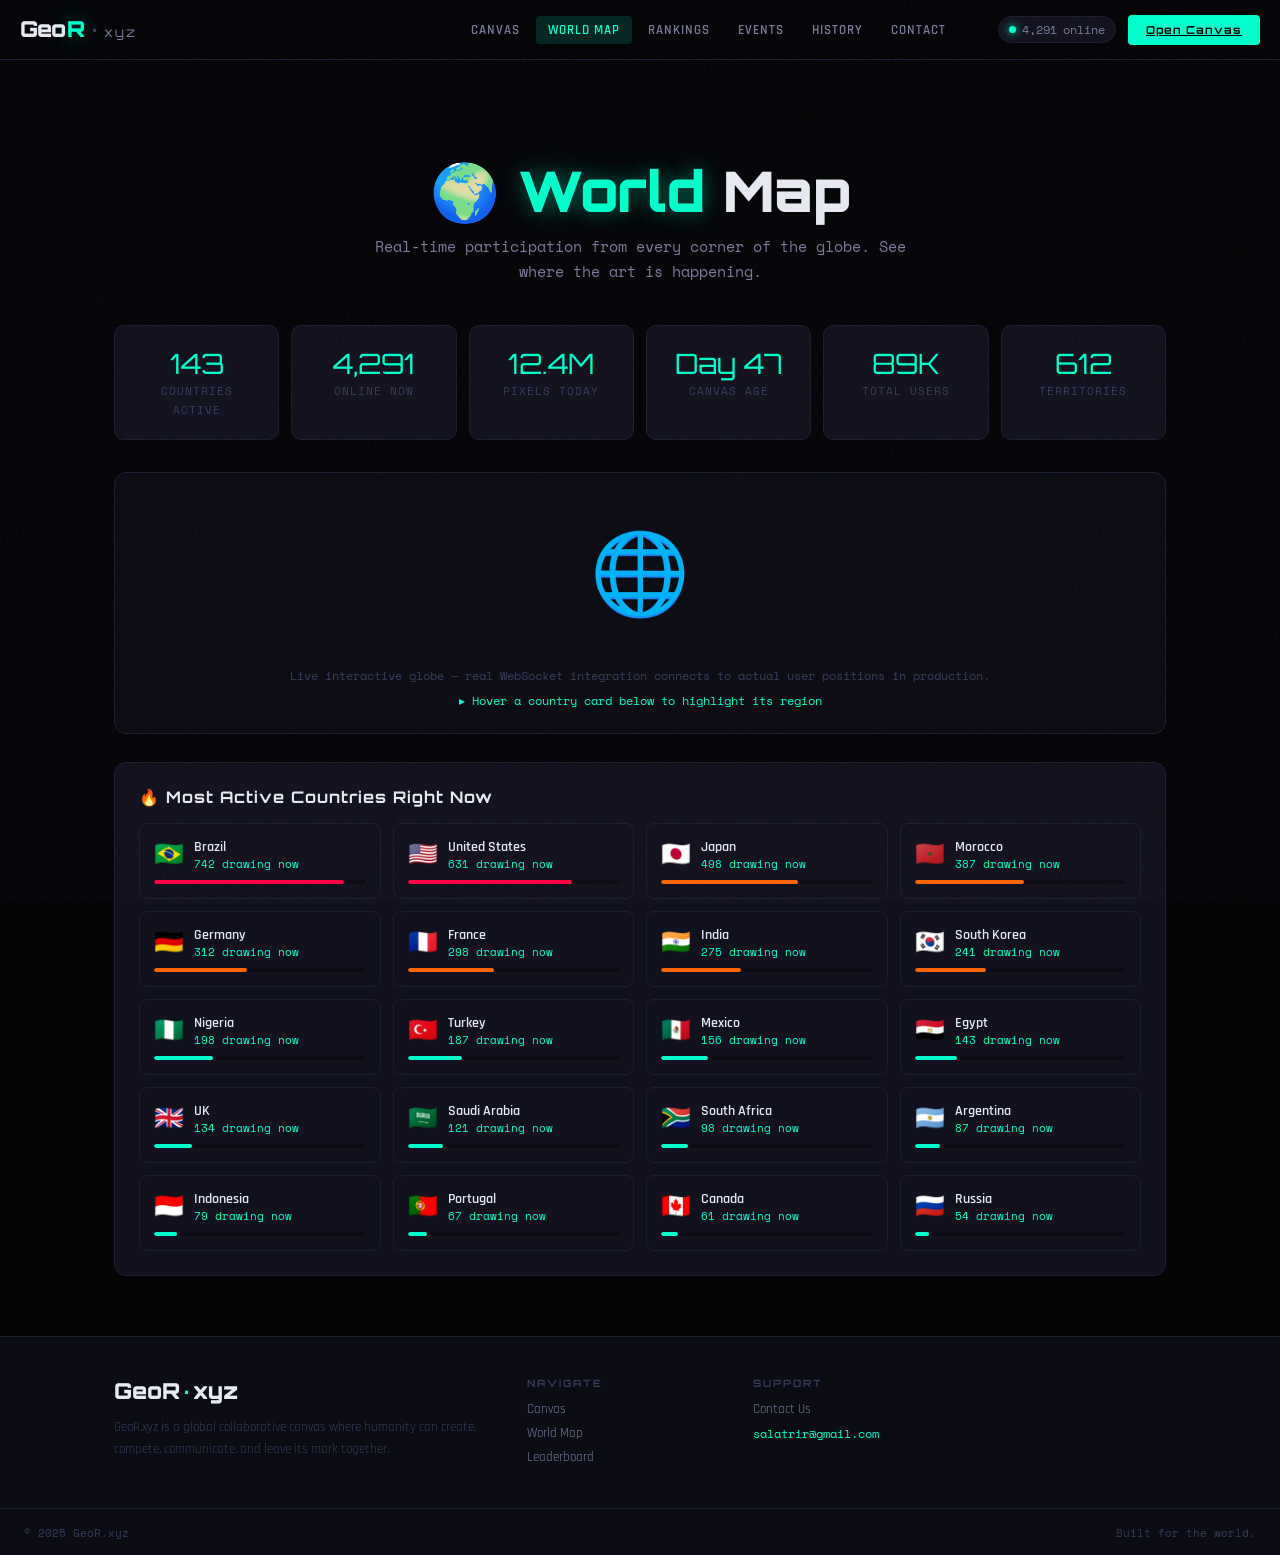
<file: pages/worldmap.html>
<!DOCTYPE html>
<html lang="en">
<head>
  <meta charset="UTF-8" />
  <meta name="viewport" content="width=device-width, initial-scale=1.0" />
  <title>World Map — GeoR.xyz</title>
  <meta name="description" content="See who's drawing on GeoR right now. Live world map showing active users by country and region." />
  <meta property="og:title" content="World Map — GeoR.xyz" />
  <meta property="og:description" content="Live global participation map for GeoR - the world's collaborative canvas." />
  <link rel="stylesheet" href="../css/style.css" />
  <link href="https://fonts.googleapis.com/css2?family=Orbitron:wght@400;700;900&family=Space+Mono:ital,wght@0,400;0,700;1,400&family=Rajdhani:wght@300;400;600;700&display=swap" rel="stylesheet" />
  <style>
    body { overflow: auto; height: auto; }
    .country-grid { display: grid; grid-template-columns: repeat(auto-fill, minmax(200px, 1fr)); gap: 12px; }
    .country-card {
      background: var(--bg-raised); border: 1px solid var(--border);
      border-radius: 8px; padding: 14px;
      transition: border-color 0.2s, transform 0.2s;
    }
    .country-card:hover { border-color: var(--accent-cyan); transform: translateY(-2px); }
    .cc-top { display: flex; align-items: center; gap: 10px; margin-bottom: 8px; }
    .cc-flag { font-size: 24px; }
    .cc-name { font-family: var(--font-ui); font-size: 14px; font-weight: 600; color: var(--text-primary); }
    .cc-users { font-family: var(--font-mono); font-size: 11px; color: var(--accent-cyan); }
    .cc-bar-wrap { background: var(--bg-surface); border-radius: 3px; height: 4px; overflow: hidden; }
    .cc-bar { height: 4px; border-radius: 3px; background: var(--accent-cyan); transition: width 1s ease; }
    .heat-high { background: var(--accent-red) !important; }
    .heat-med { background: var(--accent-orange) !important; }
    .stat-grid { display: grid; grid-template-columns: repeat(auto-fill, minmax(160px, 1fr)); gap: 12px; margin-bottom: 32px; }
    .stat-card {
      background: var(--bg-raised); border: 1px solid var(--border);
      border-radius: 10px; padding: 20px; text-align: center;
    }
    .stat-card .sv { font-family: var(--font-display); font-size: 28px; color: var(--accent-cyan); display: block; }
    .stat-card .sl { font-size: 11px; color: var(--text-dim); letter-spacing: 1px; text-transform: uppercase; font-family: var(--font-mono); margin-top: 4px; }
    .map-globe { font-size: 80px; text-align:center; padding: 30px 0; animation: spin-slow 20s linear infinite; display:block; }
    @keyframes spin-slow { 0%{transform:rotateY(0)} 100%{transform:rotateY(360deg)} }
    .world-visual {
      background: var(--bg-surface); border: 1px solid var(--border);
      border-radius: 12px; padding: 24px; margin-bottom: 28px;
      text-align: center;
    }
    .world-visual p { color: var(--text-dim); font-family: var(--font-mono); font-size: 12px; margin-top: 8px; }
  </style>
</head>
<body class="subpage-body">
<div class="noise-overlay"></div>

<header id="main-header">
  <div class="header-inner">
    <div class="logo-area">
      <a href="../index.html" class="logo-link">
        <span class="logo-geo">Geo</span><span class="logo-r">R</span>
        <span class="logo-dot">·</span><span class="logo-xyz">xyz</span>
      </a>
    </div>
    <nav class="main-nav">
      <a href="../index.html" class="nav-link">Canvas</a>
      <a href="worldmap.html" class="nav-link active">World Map</a>
      <a href="leaderboard.html" class="nav-link">Rankings</a>
      <a href="events.html" class="nav-link">Events</a>
      <a href="history.html" class="nav-link">History</a>
      <a href="contact.html" class="nav-link">Contact</a>
    </nav>
    <div class="header-actions">
      <div class="live-indicator">
        <span class="pulse-dot"></span> <span>4,291</span> online
      </div>
      <a href="../index.html" class="btn-join">Open Canvas</a>
    </div>
  </div>
</header>

<main style="margin-top:60px; padding: 40px 24px; max-width: 1100px; margin-left:auto; margin-right:auto;">
  <div class="page-hero">
    <h1>🌍 <span>World</span> Map</h1>
    <p>Real-time participation from every corner of the globe. See where the art is happening.</p>
  </div>

  <div class="stat-grid">
    <div class="stat-card"><span class="sv">143</span><span class="sl">Countries Active</span></div>
    <div class="stat-card"><span class="sv">4,291</span><span class="sl">Online Now</span></div>
    <div class="stat-card"><span class="sv">12.4M</span><span class="sl">Pixels Today</span></div>
    <div class="stat-card"><span class="sv">Day 47</span><span class="sl">Canvas Age</span></div>
    <div class="stat-card"><span class="sv">89K</span><span class="sl">Total Users</span></div>
    <div class="stat-card"><span class="sv">612</span><span class="sl">Territories</span></div>
  </div>

  <div class="world-visual">
    <span class="map-globe">🌐</span>
    <p>Live interactive globe — real WebSocket integration connects to actual user positions in production.</p>
    <p style="color:var(--accent-cyan); margin-top:8px;">▸ Hover a country card below to highlight its region</p>
  </div>

  <div class="section-card">
    <h2>🔥 Most Active Countries Right Now</h2>
    <div class="country-grid" id="countryGrid"></div>
  </div>
</main>

<footer class="main-footer">
  <div class="footer-inner">
    <div class="footer-brand">
      <span class="footer-logo">GeoR<span class="footer-dot">·</span>xyz</span>
      <p>GeoR.xyz is a global collaborative canvas where humanity can create, compete, communicate, and leave its mark together.</p>
    </div>
    <div class="footer-links">
      <h4>Navigate</h4>
      <a href="../index.html">Canvas</a>
      <a href="worldmap.html">World Map</a>
      <a href="leaderboard.html">Leaderboard</a>
    </div>
    <div class="footer-links">
      <h4>Support</h4>
      <a href="contact.html">Contact Us</a>
      <a href="#" class="footer-email">salatrir@gmail.com</a>
    </div>
  </div>
  <div class="footer-bottom">
    <span>© 2025 GeoR.xyz</span>
    <span>Built for the world.</span>
  </div>
</footer>

<script>
const countries = [
  { flag:'🇧🇷', name:'Brazil', users:742, pct:90, heat:'high' },
  { flag:'🇺🇸', name:'United States', users:631, pct:78, heat:'high' },
  { flag:'🇯🇵', name:'Japan', users:498, pct:65, heat:'med' },
  { flag:'🇲🇦', name:'Morocco', users:387, pct:52, heat:'med' },
  { flag:'🇩🇪', name:'Germany', users:312, pct:44, heat:'med' },
  { flag:'🇫🇷', name:'France', users:298, pct:41, heat:'med' },
  { flag:'🇮🇳', name:'India', users:275, pct:38, heat:'med' },
  { flag:'🇰🇷', name:'South Korea', users:241, pct:34, heat:'med' },
  { flag:'🇳🇬', name:'Nigeria', users:198, pct:28, heat:'low' },
  { flag:'🇹🇷', name:'Turkey', users:187, pct:26, heat:'low' },
  { flag:'🇲🇽', name:'Mexico', users:156, pct:22, heat:'low' },
  { flag:'🇪🇬', name:'Egypt', users:143, pct:20, heat:'low' },
  { flag:'🇬🇧', name:'UK', users:134, pct:18, heat:'low' },
  { flag:'🇸🇦', name:'Saudi Arabia', users:121, pct:17, heat:'low' },
  { flag:'🇿🇦', name:'South Africa', users:98, pct:13, heat:'low' },
  { flag:'🇦🇷', name:'Argentina', users:87, pct:12, heat:'low' },
  { flag:'🇮🇩', name:'Indonesia', users:79, pct:11, heat:'low' },
  { flag:'🇵🇹', name:'Portugal', users:67, pct:9, heat:'low' },
  { flag:'🇨🇦', name:'Canada', users:61, pct:8, heat:'low' },
  { flag:'🇷🇺', name:'Russia', users:54, pct:7, heat:'low' },
];

const grid = document.getElementById('countryGrid');
countries.forEach(c => {
  const card = document.createElement('div');
  card.className = 'country-card';
  card.innerHTML = `
    <div class="cc-top">
      <span class="cc-flag">${c.flag}</span>
      <div>
        <div class="cc-name">${c.name}</div>
        <div class="cc-users">${c.users} drawing now</div>
      </div>
    </div>
    <div class="cc-bar-wrap">
      <div class="cc-bar ${c.heat==='high'?'heat-high':c.heat==='med'?'heat-med':''}" style="width:0%" data-width="${c.pct}%"></div>
    </div>
  `;
  grid.appendChild(card);
});

// Animate bars
setTimeout(() => {
  document.querySelectorAll('.cc-bar').forEach(bar => {
    bar.style.width = bar.dataset.width;
  });
}, 200);

// Simulate live changes
setInterval(() => {
  document.querySelectorAll('.cc-users').forEach(el => {
    const n = parseInt(el.textContent) + Math.floor((Math.random()-0.4)*5);
    el.textContent = Math.max(10, n) + ' drawing now';
  });
}, 3000);
</script>
</body>
</html>
</file>
<file: css/style.css>
/* ============================================================
   GeoR.xyz — Global Canvas Stylesheet
   Aesthetic: Cyberpunk-Minimal / Digital Battlefield
   ============================================================ */

:root {
  --bg-void: #050508;
  --bg-surface: #0c0c14;
  --bg-raised: #12121e;
  --bg-panel: #0e0e1a;
  --border: #1e1e32;
  --border-glow: #00ffcc22;
  --accent-cyan: #00ffcc;
  --accent-red: #ff0040;
  --accent-orange: #ff6600;
  --accent-purple: #8800ff;
  --accent-yellow: #ffdd00;
  --text-primary: #e8eaf2;
  --text-secondary: #7a7a9a;
  --text-dim: #3a3a5a;
  --glow-cyan: 0 0 20px #00ffcc55, 0 0 40px #00ffcc22;
  --glow-red: 0 0 20px #ff004055;
  --toolbar-h: 56px;
  --header-h: 60px;
  --panel-w: 260px;
  --font-display: 'Orbitron', monospace;
  --font-mono: 'Space Mono', monospace;
  --font-ui: 'Rajdhani', sans-serif;
}

*, *::before, *::after { box-sizing: border-box; margin: 0; padding: 0; }

html { scroll-behavior: smooth; }

body {
  background: var(--bg-void);
  color: var(--text-primary);
  font-family: var(--font-ui);
  font-size: 15px;
  overflow: hidden;
  height: 100vh;
  width: 100vw;
}

/* NOISE OVERLAY */
.noise-overlay {
  position: fixed;
  inset: 0;
  pointer-events: none;
  z-index: 9999;
  opacity: 0.025;
  background-image: url("data:image/svg+xml,%3Csvg viewBox='0 0 256 256' xmlns='http://www.w3.org/2000/svg'%3E%3Cfilter id='noise'%3E%3CfeTurbulence type='fractalNoise' baseFrequency='0.9' numOctaves='4' stitchTiles='stitch'/%3E%3C/filter%3E%3Crect width='100%25' height='100%25' filter='url(%23noise)'/%3E%3C/svg%3E");
}

/* ============================================================
   HEADER
   ============================================================ */
#main-header {
  position: fixed;
  top: 0; left: 0; right: 0;
  height: var(--header-h);
  background: rgba(5,5,8,0.95);
  border-bottom: 1px solid var(--border);
  backdrop-filter: blur(12px);
  z-index: 1000;
}

.header-inner {
  display: flex;
  align-items: center;
  gap: 24px;
  height: 100%;
  padding: 0 20px;
}

.logo-link {
  text-decoration: none;
  display: flex;
  align-items: baseline;
  gap: 2px;
  font-family: var(--font-display);
  font-size: 22px;
  font-weight: 900;
  letter-spacing: -1px;
}
.logo-geo { color: var(--text-primary); }
.logo-r { color: var(--accent-cyan); text-shadow: var(--glow-cyan); }
.logo-dot { color: var(--text-dim); margin: 0 2px; }
.logo-xyz { color: var(--text-secondary); font-size: 13px; font-weight: 400; letter-spacing: 2px; }

.tagline {
  font-family: var(--font-mono);
  font-size: 10px;
  color: var(--text-dim);
  letter-spacing: 2px;
  text-transform: uppercase;
  margin-left: 12px;
  border-left: 1px solid var(--border);
  padding-left: 12px;
  display: none;
}
@media(min-width:900px){ .tagline { display: block; } }

.main-nav {
  display: flex;
  gap: 4px;
  margin-left: auto;
}
@media(max-width:768px){ .main-nav { display: none; } }

.nav-link {
  color: var(--text-secondary);
  text-decoration: none;
  font-family: var(--font-ui);
  font-size: 13px;
  font-weight: 600;
  letter-spacing: 1px;
  text-transform: uppercase;
  padding: 6px 12px;
  border-radius: 4px;
  transition: color 0.2s, background 0.2s;
}
.nav-link:hover, .nav-link.active {
  color: var(--accent-cyan);
  background: var(--border-glow);
}

.header-actions {
  display: flex;
  align-items: center;
  gap: 12px;
  margin-left: 16px;
}

.live-indicator {
  display: flex;
  align-items: center;
  gap: 6px;
  font-family: var(--font-mono);
  font-size: 12px;
  color: var(--text-secondary);
  background: var(--bg-raised);
  border: 1px solid var(--border);
  padding: 4px 10px;
  border-radius: 20px;
}

.pulse-dot {
  width: 7px; height: 7px;
  background: var(--accent-cyan);
  border-radius: 50%;
  box-shadow: 0 0 8px var(--accent-cyan);
  animation: pulse-anim 1.5s infinite;
}
@keyframes pulse-anim {
  0%, 100% { opacity: 1; transform: scale(1); }
  50% { opacity: 0.4; transform: scale(0.7); }
}

.btn-join {
  background: var(--accent-cyan);
  color: #000;
  border: none;
  padding: 8px 18px;
  border-radius: 4px;
  font-family: var(--font-display);
  font-size: 11px;
  font-weight: 700;
  letter-spacing: 1px;
  cursor: pointer;
  transition: box-shadow 0.2s, transform 0.1s;
}
.btn-join:hover {
  box-shadow: var(--glow-cyan);
  transform: translateY(-1px);
}

.hamburger {
  display: none;
  background: none;
  border: 1px solid var(--border);
  color: var(--text-primary);
  padding: 6px 10px;
  border-radius: 4px;
  cursor: pointer;
  font-size: 18px;
}
@media(max-width:768px){ .hamburger { display: block; } }

.mobile-nav {
  display: none;
  flex-direction: column;
  background: var(--bg-surface);
  border-bottom: 1px solid var(--border);
  padding: 8px 0;
}
.mobile-nav.open { display: flex; }
.mobile-nav a {
  padding: 12px 20px;
  color: var(--text-secondary);
  text-decoration: none;
  font-family: var(--font-ui);
  font-size: 14px;
  font-weight: 600;
  letter-spacing: 1px;
  text-transform: uppercase;
  border-bottom: 1px solid var(--border);
}
.mobile-nav a:hover { color: var(--accent-cyan); background: var(--border-glow); }

/* EVENT BANNER */
.event-banner {
  position: fixed;
  top: var(--header-h);
  left: 0; right: 0;
  background: linear-gradient(90deg, #ff0040, #8800ff, #ff0040);
  background-size: 200% 100%;
  animation: banner-slide 4s linear infinite;
  color: #fff;
  text-align: center;
  padding: 6px 40px;
  font-family: var(--font-mono);
  font-size: 12px;
  z-index: 999;
  display: flex;
  align-items: center;
  justify-content: center;
  gap: 10px;
}
@keyframes banner-slide {
  0% { background-position: 0% 50%; }
  100% { background-position: 200% 50%; }
}
.event-badge {
  background: rgba(0,0,0,0.4);
  padding: 2px 8px;
  border-radius: 10px;
  font-size: 10px;
}
.event-banner a { color: #ffdd00; }
.close-banner {
  position: absolute; right: 12px;
  background: none; border: none;
  color: #fff; cursor: pointer; font-size: 16px;
}

/* ============================================================
   TOOLBAR
   ============================================================ */
.toolbar {
  position: fixed;
  top: calc(var(--header-h) + 32px); /* below banner */
  left: 0; right: var(--panel-w);
  height: var(--toolbar-h);
  background: rgba(12,12,20,0.97);
  border-bottom: 1px solid var(--border);
  backdrop-filter: blur(12px);
  z-index: 900;
  display: flex;
  align-items: center;
  padding: 0 12px;
  gap: 6px;
  overflow-x: auto;
}
.toolbar::-webkit-scrollbar { height: 0; }

.tool-group {
  display: flex;
  align-items: center;
  gap: 4px;
  flex-shrink: 0;
}

.tool-divider {
  width: 1px; height: 28px;
  background: var(--border);
  margin: 0 6px;
  flex-shrink: 0;
}

.tool-btn {
  background: var(--bg-raised);
  border: 1px solid var(--border);
  color: var(--text-secondary);
  width: 34px; height: 34px;
  border-radius: 6px;
  cursor: pointer;
  font-size: 15px;
  display: flex; align-items: center; justify-content: center;
  transition: all 0.15s;
  font-family: var(--font-mono);
}
.tool-btn:hover { border-color: var(--accent-cyan); color: var(--accent-cyan); background: var(--border-glow); }
.tool-btn.active { background: var(--accent-cyan); color: #000; border-color: var(--accent-cyan); box-shadow: var(--glow-cyan); }

.color-label { position: relative; cursor: pointer; }
.color-label input[type="color"] { position: absolute; opacity: 0; width: 0; height: 0; }
.color-preview {
  width: 34px; height: 34px;
  border-radius: 6px;
  border: 2px solid var(--border);
  cursor: pointer;
  display: block;
  transition: border-color 0.2s;
}
.color-preview:hover { border-color: var(--accent-cyan); }

.palette { display: flex; gap: 4px; }
.pal-color {
  width: 18px; height: 18px;
  border-radius: 3px;
  cursor: pointer;
  border: 1px solid transparent;
  transition: transform 0.1s, border-color 0.1s;
}
.pal-color:hover { transform: scale(1.3); border-color: #fff; }

.size-label { font-size: 11px; color: var(--text-dim); font-family: var(--font-mono); }
#brushSize { width: 80px; accent-color: var(--accent-cyan); }
#sizeDisplay { font-family: var(--font-mono); font-size: 11px; color: var(--text-secondary); min-width: 28px; }
#zoomLevel { font-family: var(--font-mono); font-size: 11px; color: var(--accent-cyan); min-width: 40px; text-align: center; }

/* ============================================================
   CANVAS AREA
   ============================================================ */
.canvas-wrapper {
  position: fixed;
  top: calc(var(--header-h) + 32px + var(--toolbar-h));
  left: 0;
  right: var(--panel-w);
  bottom: 0;
  overflow: hidden;
  cursor: crosshair;
  background: #080810;
  background-image:
    linear-gradient(rgba(0,255,204,0.03) 1px, transparent 1px),
    linear-gradient(90deg, rgba(0,255,204,0.03) 1px, transparent 1px);
  background-size: 40px 40px;
}

#globalCanvas, #overlayCanvas {
  position: absolute;
  top: 0; left: 0;
  image-rendering: pixelated;
}

#overlayCanvas { z-index: 10; pointer-events: none; }
#cursorsLayer { position: absolute; inset: 0; z-index: 20; pointer-events: none; }
#territoriesLayer { position: absolute; inset: 0; z-index: 15; pointer-events: none; }

/* ============================================================
   SIDE PANEL
   ============================================================ */
.side-panel {
  position: fixed;
  top: var(--header-h);
  right: 0;
  width: var(--panel-w);
  bottom: 0;
  background: var(--bg-panel);
  border-left: 1px solid var(--border);
  overflow-y: auto;
  z-index: 950;
  padding-bottom: 20px;
}
.side-panel::-webkit-scrollbar { width: 4px; }
.side-panel::-webkit-scrollbar-thumb { background: var(--border); border-radius: 2px; }

.panel-section {
  padding: 14px 14px 8px;
  border-bottom: 1px solid var(--border);
}

.panel-title {
  font-family: var(--font-display);
  font-size: 10px;
  font-weight: 700;
  letter-spacing: 2px;
  color: var(--text-dim);
  text-transform: uppercase;
  margin-bottom: 10px;
}

.stat-row {
  display: flex;
  justify-content: space-between;
  align-items: center;
  padding: 5px 0;
  font-size: 13px;
  color: var(--text-secondary);
  border-bottom: 1px solid var(--border);
}
.stat-row:last-child { border-bottom: none; }
.stat-row strong { color: var(--accent-cyan); font-family: var(--font-mono); font-size: 13px; }

.zone-item {
  display: flex;
  align-items: center;
  gap: 8px;
  padding: 7px 6px;
  border-radius: 6px;
  cursor: pointer;
  transition: background 0.2s;
  margin-bottom: 2px;
}
.zone-item:hover { background: var(--border-glow); }
.zone-name { flex: 1; font-size: 13px; color: var(--text-secondary); }
.zone-heat { font-size: 11px; }

.creator-row {
  display: flex;
  align-items: center;
  gap: 8px;
  padding: 7px 4px;
  border-bottom: 1px solid var(--border);
  font-size: 13px;
}
.creator-row:last-child { border-bottom: none; }
.rank-num { font-family: var(--font-mono); color: var(--text-dim); font-size: 11px; min-width: 14px; }
.creator-avatar { font-size: 16px; }
.creator-name { flex: 1; color: var(--text-secondary); }
.creator-pts { font-family: var(--font-mono); font-size: 11px; color: var(--accent-yellow); }

.activity-feed {
  max-height: 200px;
  overflow-y: auto;
  font-family: var(--font-mono);
  font-size: 10px;
  color: var(--text-dim);
  line-height: 1.8;
}
.activity-feed::-webkit-scrollbar { width: 3px; }
.activity-feed::-webkit-scrollbar-thumb { background: var(--border); }
.feed-item { padding: 3px 0; border-bottom: 1px solid var(--border); }
.feed-item span { color: var(--accent-cyan); }

/* ============================================================
   CANVAS COORDS
   ============================================================ */
.canvas-coords {
  position: fixed;
  bottom: 112px;
  left: 12px;
  background: rgba(5,5,8,0.85);
  border: 1px solid var(--border);
  border-radius: 6px;
  padding: 6px 12px;
  font-family: var(--font-mono);
  font-size: 11px;
  color: var(--text-dim);
  display: flex;
  gap: 12px;
  z-index: 800;
  backdrop-filter: blur(8px);
}
.canvas-coords span { color: var(--text-secondary); }

/* ============================================================
   MINIMAP
   ============================================================ */
.minimap-container {
  position: fixed;
  bottom: 12px;
  left: 12px;
  background: var(--bg-panel);
  border: 1px solid var(--border);
  border-radius: 8px;
  overflow: hidden;
  z-index: 800;
  width: 182px;
}
.minimap-header {
  font-family: var(--font-display);
  font-size: 9px;
  letter-spacing: 2px;
  text-transform: uppercase;
  color: var(--text-dim);
  padding: 4px 8px;
  border-bottom: 1px solid var(--border);
}
#minimapCanvas { display: block; }
.minimap-viewport {
  position: absolute;
  border: 1px solid var(--accent-cyan);
  box-shadow: 0 0 6px var(--accent-cyan);
  pointer-events: none;
  top: 24px; left: 0;
}

/* ============================================================
   MODAL
   ============================================================ */
.modal-overlay {
  position: fixed;
  inset: 0;
  background: rgba(5,5,8,0.85);
  z-index: 2000;
  display: flex;
  align-items: center;
  justify-content: center;
  backdrop-filter: blur(8px);
  animation: fadeIn 0.2s ease;
}
.modal-overlay.hidden { display: none; }
@keyframes fadeIn { from { opacity: 0; } to { opacity: 1; } }

.modal-box {
  background: var(--bg-raised);
  border: 1px solid var(--border);
  border-radius: 12px;
  padding: 36px 32px;
  width: 100%;
  max-width: 420px;
  position: relative;
  animation: slideUp 0.25s ease;
  box-shadow: 0 0 60px rgba(0,255,204,0.08);
}
@keyframes slideUp {
  from { opacity: 0; transform: translateY(30px); }
  to { opacity: 1; transform: translateY(0); }
}

.modal-close {
  position: absolute; top: 14px; right: 14px;
  background: none; border: 1px solid var(--border);
  color: var(--text-secondary); width: 28px; height: 28px;
  border-radius: 4px; cursor: pointer; font-size: 14px;
}
.modal-close:hover { border-color: var(--accent-red); color: var(--accent-red); }

.modal-title {
  font-family: var(--font-display);
  font-size: 20px;
  font-weight: 900;
  color: var(--text-primary);
  margin-bottom: 6px;
}
.modal-sub {
  font-size: 13px;
  color: var(--text-dim);
  margin-bottom: 24px;
  font-family: var(--font-mono);
}

.form-group {
  margin-bottom: 18px;
}
.form-group label {
  display: block;
  font-size: 11px;
  font-weight: 600;
  letter-spacing: 1px;
  text-transform: uppercase;
  color: var(--text-dim);
  margin-bottom: 6px;
  font-family: var(--font-mono);
}
.form-group input[type="text"],
.form-group select {
  width: 100%;
  background: var(--bg-surface);
  border: 1px solid var(--border);
  border-radius: 6px;
  padding: 10px 14px;
  color: var(--text-primary);
  font-family: var(--font-ui);
  font-size: 14px;
  outline: none;
  transition: border-color 0.2s;
}
.form-group input[type="text"]:focus,
.form-group select:focus {
  border-color: var(--accent-cyan);
  box-shadow: 0 0 0 2px rgba(0,255,204,0.1);
}
.form-group select option { background: var(--bg-surface); }

.avatar-colors { display: flex; gap: 8px; }
.av-color {
  width: 28px; height: 28px;
  border-radius: 50%;
  cursor: pointer;
  border: 2px solid transparent;
  transition: transform 0.15s, border-color 0.15s;
}
.av-color:hover { transform: scale(1.2); }
.av-color.selected { border-color: #fff; box-shadow: 0 0 8px currentColor; }

.btn-start {
  width: 100%;
  background: var(--accent-cyan);
  color: #000;
  border: none;
  padding: 13px;
  border-radius: 6px;
  font-family: var(--font-display);
  font-size: 13px;
  font-weight: 700;
  letter-spacing: 1px;
  cursor: pointer;
  margin-top: 8px;
  transition: box-shadow 0.2s, transform 0.1s;
}
.btn-start:hover { box-shadow: var(--glow-cyan); transform: translateY(-2px); }

/* ============================================================
   TEXT POPUP
   ============================================================ */
.text-popup {
  position: fixed;
  z-index: 1500;
  background: var(--bg-raised);
  border: 1px solid var(--accent-cyan);
  border-radius: 8px;
  padding: 10px;
  box-shadow: var(--glow-cyan);
  min-width: 280px;
}
.text-popup input[type="text"] {
  width: 100%;
  background: var(--bg-surface);
  border: 1px solid var(--border);
  border-radius: 4px;
  padding: 8px 12px;
  color: var(--text-primary);
  font-size: 14px;
  outline: none;
  margin-bottom: 8px;
}
.text-options {
  display: flex;
  gap: 8px;
  align-items: center;
}
.text-options select {
  background: var(--bg-surface);
  border: 1px solid var(--border);
  border-radius: 4px;
  padding: 4px 6px;
  color: var(--text-secondary);
  font-size: 12px;
}
.text-options input[type="range"] { flex: 1; accent-color: var(--accent-cyan); }
.text-options button {
  background: var(--accent-cyan);
  border: none;
  color: #000;
  padding: 4px 10px;
  border-radius: 4px;
  cursor: pointer;
  font-weight: 700;
  font-size: 12px;
}
.text-options button:last-child { background: var(--bg-raised); color: var(--accent-red); border: 1px solid var(--accent-red); }

/* ============================================================
   TOAST / NOTIFICATIONS
   ============================================================ */
.toast-container {
  position: fixed;
  bottom: 20px;
  right: 280px;
  z-index: 3000;
  display: flex;
  flex-direction: column;
  gap: 8px;
  pointer-events: none;
}
.toast {
  background: var(--bg-raised);
  border: 1px solid var(--border);
  border-left: 3px solid var(--accent-cyan);
  border-radius: 6px;
  padding: 10px 14px;
  font-family: var(--font-mono);
  font-size: 12px;
  color: var(--text-secondary);
  animation: toastIn 0.3s ease, toastOut 0.3s ease 2.7s forwards;
  max-width: 260px;
  backdrop-filter: blur(8px);
}
.toast.error { border-left-color: var(--accent-red); }
.toast.success { border-left-color: var(--accent-cyan); }
.toast.warn { border-left-color: var(--accent-yellow); }
@keyframes toastIn {
  from { opacity: 0; transform: translateX(20px); }
  to { opacity: 1; transform: translateX(0); }
}
@keyframes toastOut {
  from { opacity: 1; transform: translateX(0); }
  to { opacity: 0; transform: translateX(20px); }
}

/* ============================================================
   ACHIEVEMENT POPUP
   ============================================================ */
.achievement-popup {
  position: fixed;
  top: 90px;
  right: 280px;
  background: var(--bg-raised);
  border: 1px solid var(--accent-yellow);
  border-radius: 10px;
  padding: 14px 18px;
  display: flex;
  align-items: center;
  gap: 14px;
  z-index: 2500;
  transform: translateX(120%);
  transition: transform 0.4s cubic-bezier(0.34,1.56,0.64,1);
  box-shadow: 0 0 30px rgba(255,221,0,0.2);
  min-width: 220px;
}
.achievement-popup.show { transform: translateX(0); }
.ach-icon { font-size: 32px; }
.ach-title { font-family: var(--font-display); font-size: 10px; color: var(--accent-yellow); letter-spacing: 1px; text-transform: uppercase; }
.ach-desc { font-size: 15px; font-weight: 600; color: var(--text-primary); margin-top: 2px; }

/* ============================================================
   FLOATING CURSORS
   ============================================================ */
.remote-cursor {
  position: absolute;
  pointer-events: none;
  transform: translate(-50%, -50%);
  transition: left 0.1s, top 0.1s;
  z-index: 20;
}
.cursor-dot {
  width: 12px; height: 12px;
  border-radius: 50%;
  border: 2px solid rgba(255,255,255,0.5);
}
.cursor-label {
  position: absolute;
  top: 14px; left: 8px;
  font-family: var(--font-mono);
  font-size: 10px;
  background: rgba(0,0,0,0.7);
  padding: 2px 6px;
  border-radius: 3px;
  white-space: nowrap;
  color: #fff;
}

/* ============================================================
   TERRITORY LABELS
   ============================================================ */
.territory-label {
  position: absolute;
  font-family: var(--font-display);
  font-size: 11px;
  font-weight: 700;
  letter-spacing: 1px;
  text-transform: uppercase;
  color: rgba(255,255,255,0.5);
  text-shadow: 0 0 10px rgba(0,255,204,0.3);
  pointer-events: none;
  white-space: nowrap;
  border: 1px solid rgba(0,255,204,0.15);
  padding: 4px 10px;
  border-radius: 4px;
  background: rgba(0,0,0,0.3);
  backdrop-filter: blur(4px);
}

/* ============================================================
   FOOTER
   ============================================================ */
.main-footer {
  background: var(--bg-surface);
  border-top: 1px solid var(--border);
  padding: 40px 0 0;
  font-family: var(--font-ui);
}
.footer-inner {
  max-width: 1100px;
  margin: 0 auto;
  padding: 0 24px;
  display: grid;
  grid-template-columns: 2fr 1fr 1fr 1fr;
  gap: 40px;
}
@media(max-width:768px){ .footer-inner { grid-template-columns: 1fr 1fr; } }
@media(max-width:480px){ .footer-inner { grid-template-columns: 1fr; } }

.footer-logo {
  font-family: var(--font-display);
  font-size: 22px;
  font-weight: 900;
  color: var(--text-primary);
  display: block;
  margin-bottom: 10px;
}
.footer-dot { color: var(--accent-cyan); }
.footer-brand p {
  font-size: 13px;
  color: var(--text-dim);
  line-height: 1.7;
  margin-bottom: 16px;
}
.footer-social { display: flex; gap: 12px; }
.footer-social a {
  font-size: 18px;
  text-decoration: none;
  color: var(--text-dim);
  transition: color 0.2s;
}
.footer-social a:hover { color: var(--accent-cyan); }

.footer-links { display: flex; flex-direction: column; gap: 8px; }
.footer-links h4 {
  font-family: var(--font-display);
  font-size: 10px;
  letter-spacing: 2px;
  text-transform: uppercase;
  color: var(--text-dim);
  margin-bottom: 4px;
}
.footer-links a {
  color: var(--text-secondary);
  text-decoration: none;
  font-size: 13px;
  transition: color 0.2s;
}
.footer-links a:hover { color: var(--accent-cyan); }
.footer-email { color: var(--accent-cyan) !important; font-family: var(--font-mono); font-size: 12px !important; }

.footer-bottom {
  margin-top: 32px;
  border-top: 1px solid var(--border);
  padding: 16px 24px;
  display: flex;
  justify-content: space-between;
  font-family: var(--font-mono);
  font-size: 11px;
  color: var(--text-dim);
}

/* ============================================================
   SUBPAGE STYLES (used in pages/*.html)
   ============================================================ */
.subpage-body {
  overflow: auto;
  height: auto;
}
.subpage-main {
  margin-top: var(--header-h);
  min-height: calc(100vh - var(--header-h));
  padding: 40px 24px;
  max-width: 1100px;
  margin-left: auto;
  margin-right: auto;
}
.page-hero {
  text-align: center;
  padding: 60px 0 40px;
}
.page-hero h1 {
  font-family: var(--font-display);
  font-size: clamp(28px, 6vw, 56px);
  font-weight: 900;
  color: var(--text-primary);
  margin-bottom: 12px;
  line-height: 1.1;
}
.page-hero h1 span { color: var(--accent-cyan); text-shadow: var(--glow-cyan); }
.page-hero p {
  font-size: 15px;
  color: var(--text-secondary);
  max-width: 560px;
  margin: 0 auto;
  line-height: 1.7;
  font-family: var(--font-mono);
}

.section-card {
  background: var(--bg-raised);
  border: 1px solid var(--border);
  border-radius: 12px;
  padding: 24px;
  margin-bottom: 20px;
}
.section-card h2 {
  font-family: var(--font-display);
  font-size: 16px;
  font-weight: 700;
  color: var(--text-primary);
  margin-bottom: 16px;
  letter-spacing: 1px;
}

/* LEADERBOARD TABLE */
.lb-table {
  width: 100%;
  border-collapse: collapse;
  font-size: 13px;
}
.lb-table th {
  font-family: var(--font-display);
  font-size: 10px;
  letter-spacing: 2px;
  text-transform: uppercase;
  color: var(--text-dim);
  padding: 8px 12px;
  border-bottom: 1px solid var(--border);
  text-align: left;
}
.lb-table td {
  padding: 10px 12px;
  border-bottom: 1px solid var(--border);
  color: var(--text-secondary);
}
.lb-table tr:hover td { background: var(--border-glow); color: var(--text-primary); }
.rank-badge { font-family: var(--font-mono); color: var(--accent-cyan); font-weight: 700; }
.rank-1 { color: var(--accent-yellow) !important; }
.rank-2 { color: #aaa !important; }
.rank-3 { color: #cd7f32 !important; }

/* WORLD MAP PLACEHOLDER */
.world-map-visual {
  position: relative;
  background: var(--bg-surface);
  border-radius: 10px;
  overflow: hidden;
  height: 400px;
  display: flex;
  align-items: center;
  justify-content: center;
  border: 1px solid var(--border);
}
.world-map-svg {
  width: 100%;
  height: 100%;
  opacity: 0.6;
}

/* EVENTS GRID */
.events-grid {
  display: grid;
  grid-template-columns: repeat(auto-fill, minmax(280px, 1fr));
  gap: 16px;
}
.event-card {
  background: var(--bg-raised);
  border: 1px solid var(--border);
  border-radius: 10px;
  padding: 20px;
  transition: border-color 0.2s, transform 0.2s;
}
.event-card:hover { border-color: var(--accent-cyan); transform: translateY(-3px); }
.event-card .ev-tag {
  display: inline-block;
  background: var(--accent-cyan);
  color: #000;
  font-size: 10px;
  font-weight: 700;
  letter-spacing: 1px;
  padding: 2px 8px;
  border-radius: 3px;
  font-family: var(--font-display);
  margin-bottom: 10px;
}
.event-card .ev-tag.live { background: var(--accent-red); color: #fff; }
.event-card .ev-tag.upcoming { background: var(--accent-purple); color: #fff; }
.event-card h3 { font-family: var(--font-display); font-size: 15px; color: var(--text-primary); margin-bottom: 6px; }
.event-card p { font-size: 13px; color: var(--text-dim); line-height: 1.6; }
.event-card .ev-date { font-family: var(--font-mono); font-size: 11px; color: var(--accent-yellow); margin-top: 10px; }
.event-card .btn-ev {
  display: inline-block;
  margin-top: 12px;
  background: transparent;
  border: 1px solid var(--accent-cyan);
  color: var(--accent-cyan);
  padding: 7px 16px;
  border-radius: 4px;
  font-size: 12px;
  font-family: var(--font-display);
  cursor: pointer;
  transition: background 0.2s;
  text-decoration: none;
}
.event-card .btn-ev:hover { background: var(--accent-cyan); color: #000; }

/* HISTORY TIMELINE */
.timeline { position: relative; padding-left: 30px; }
.timeline::before {
  content: '';
  position: absolute;
  left: 8px; top: 0; bottom: 0;
  width: 2px;
  background: linear-gradient(to bottom, var(--accent-cyan), transparent);
}
.timeline-item {
  position: relative;
  margin-bottom: 30px;
}
.timeline-item::before {
  content: '';
  position: absolute;
  left: -26px; top: 6px;
  width: 10px; height: 10px;
  border-radius: 50%;
  background: var(--accent-cyan);
  box-shadow: 0 0 8px var(--accent-cyan);
}
.timeline-date { font-family: var(--font-mono); font-size: 11px; color: var(--accent-cyan); margin-bottom: 4px; }
.timeline-title { font-family: var(--font-display); font-size: 14px; color: var(--text-primary); margin-bottom: 4px; }
.timeline-desc { font-size: 13px; color: var(--text-dim); line-height: 1.6; }

/* CONTACT */
.contact-form { display: flex; flex-direction: column; gap: 16px; }
.contact-form input,
.contact-form textarea,
.contact-form select {
  background: var(--bg-surface);
  border: 1px solid var(--border);
  border-radius: 6px;
  padding: 12px 14px;
  color: var(--text-primary);
  font-family: var(--font-ui);
  font-size: 14px;
  outline: none;
  transition: border-color 0.2s;
  resize: vertical;
}
.contact-form input:focus,
.contact-form textarea:focus {
  border-color: var(--accent-cyan);
}
.contact-form textarea { min-height: 120px; }
.btn-submit {
  background: var(--accent-cyan);
  color: #000;
  border: none;
  padding: 13px;
  border-radius: 6px;
  font-family: var(--font-display);
  font-size: 12px;
  font-weight: 700;
  letter-spacing: 1px;
  cursor: pointer;
  transition: box-shadow 0.2s;
}
.btn-submit:hover { box-shadow: var(--glow-cyan); }

/* RESPONSIVE CANVAS ADJUSTMENTS */
@media(max-width: 768px) {
  .canvas-wrapper { right: 0; }
  .toolbar { right: 0; }
  .side-panel { display: none; }
  .minimap-container { display: none; }
  .toast-container { right: 12px; }
}
</file>
